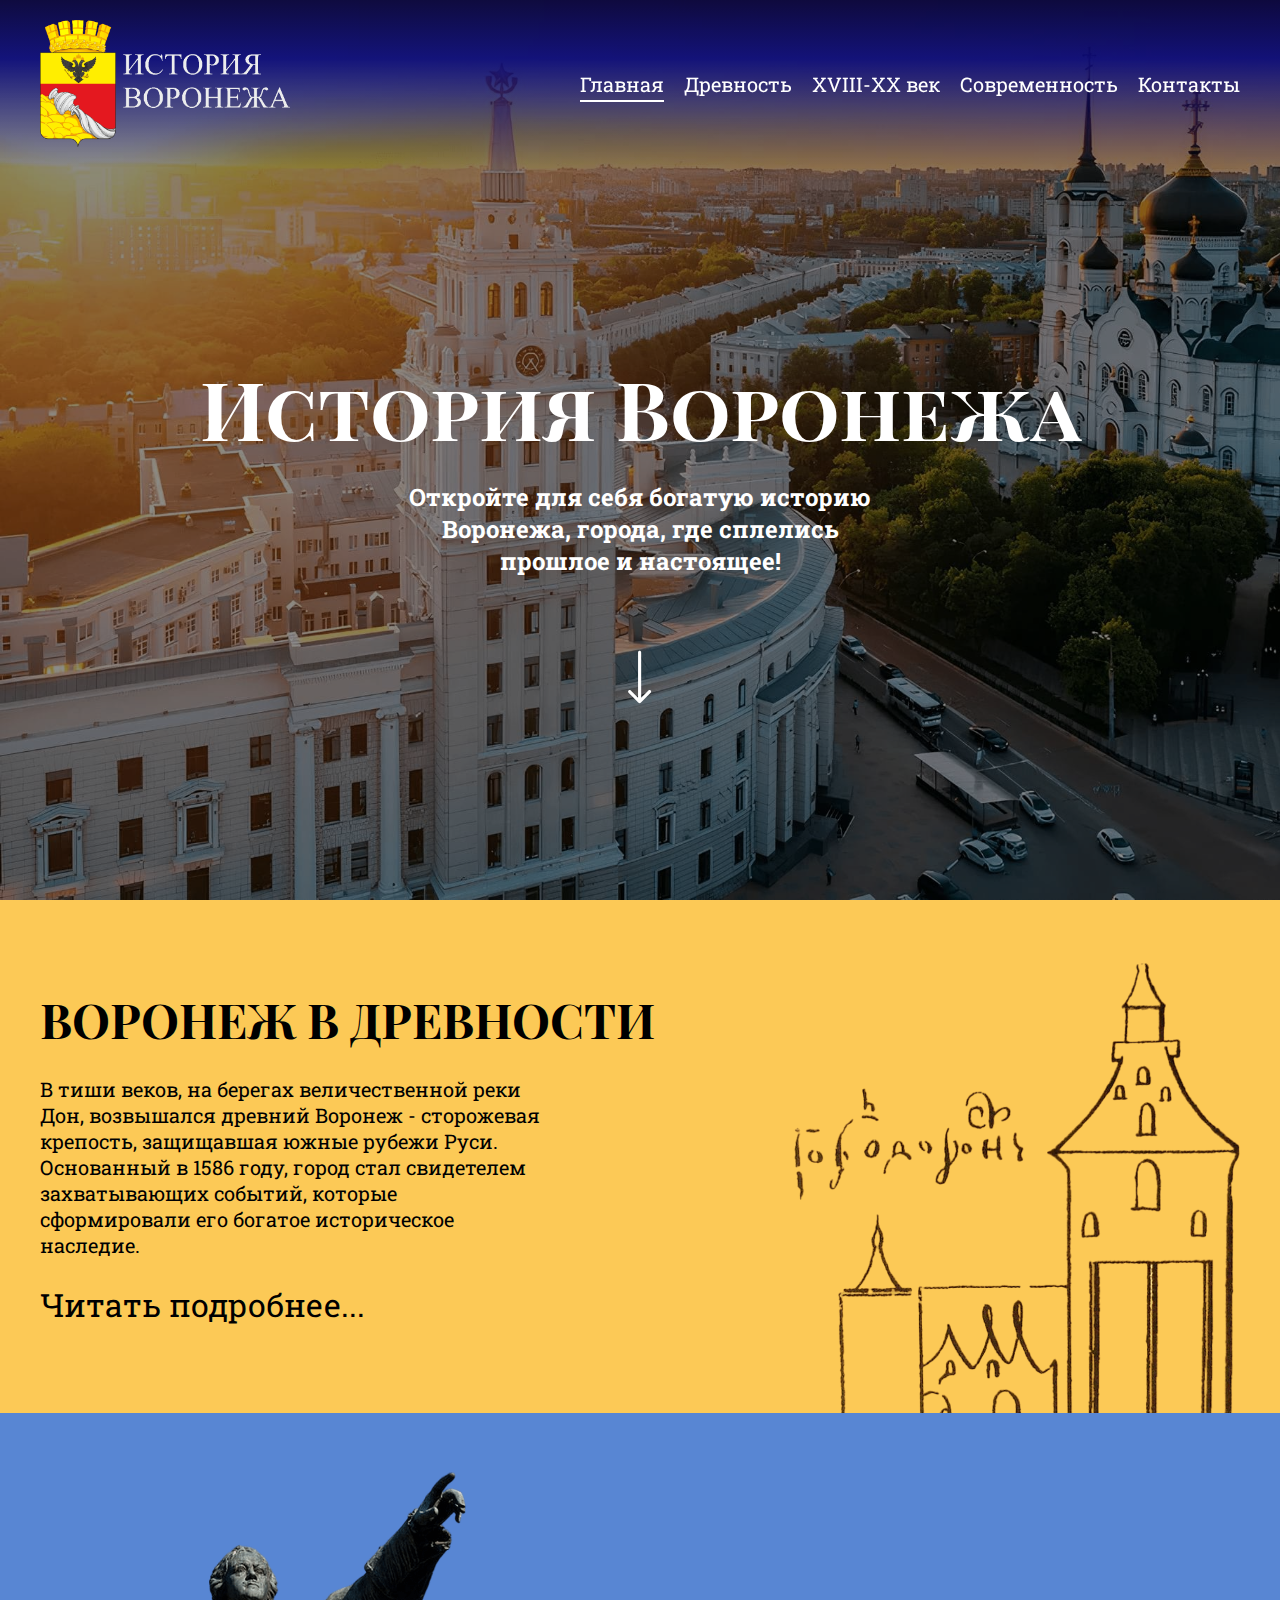
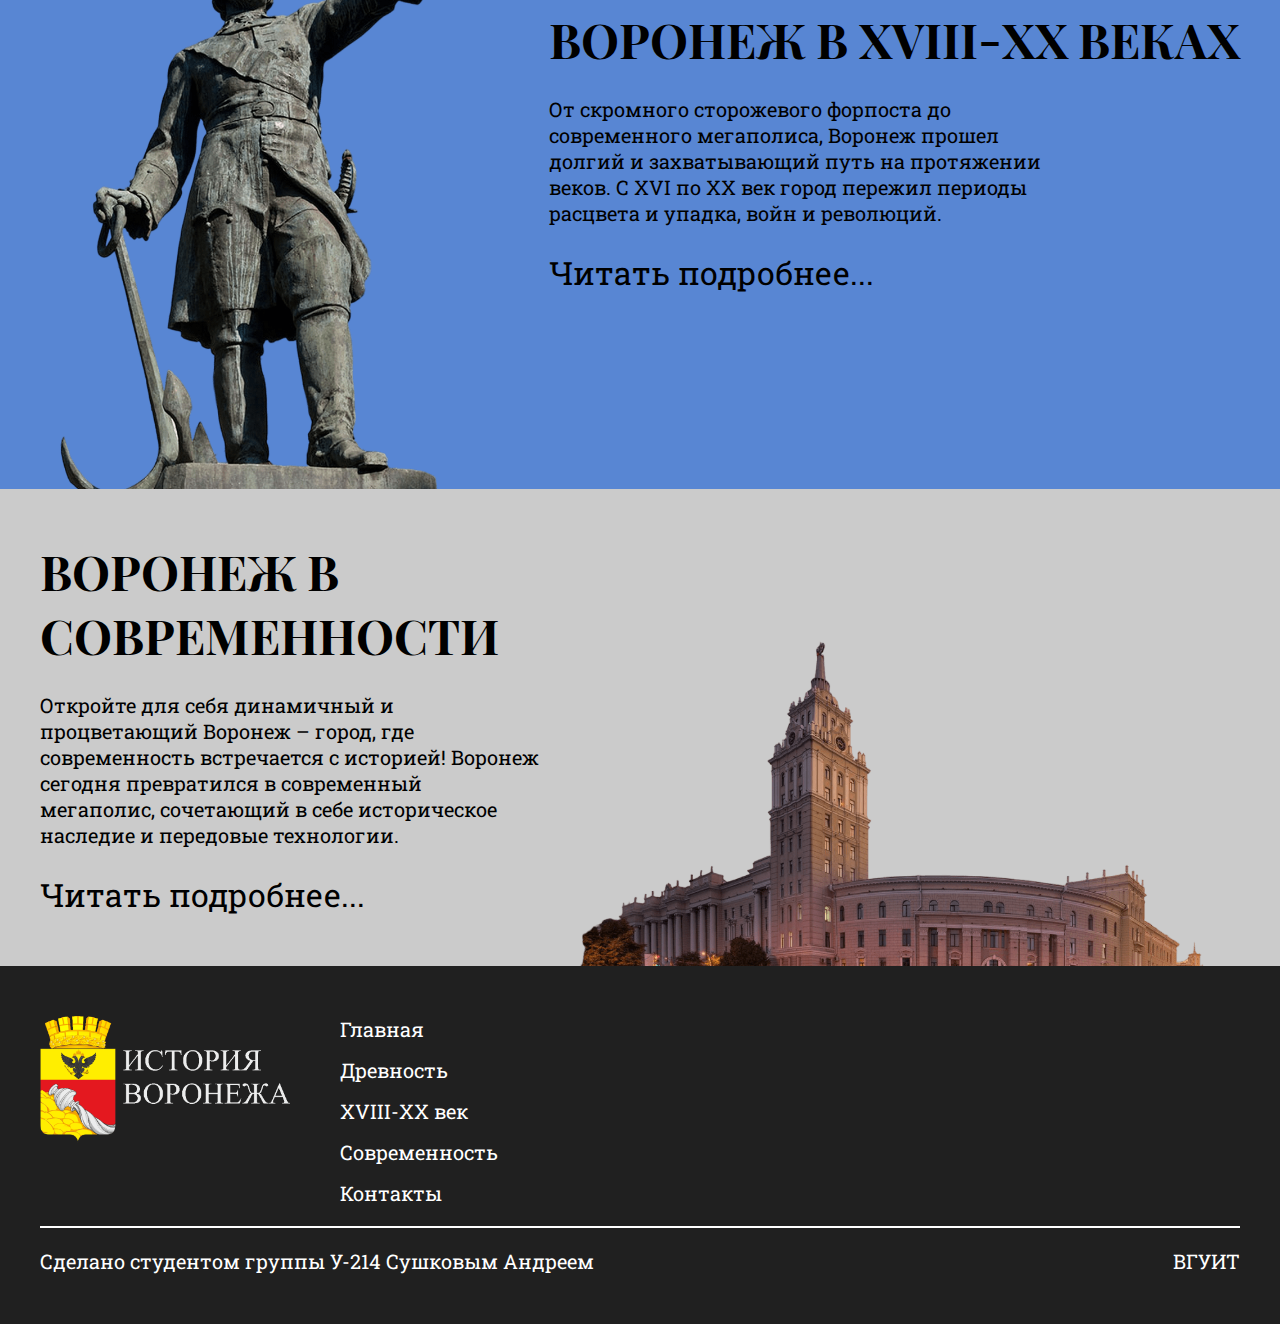
<file: index.html>
<!DOCTYPE html>
<html class=""  lang="ru">
<head>
  <meta charset="UTF-8">
  <meta name="viewport" content="width=device-width, initial-scale=1.0">
  <title>История Воронежа</title>
  <link rel="icon" href="images/favicon/favicon.ico" type="image/x-icon">
  <link rel="icon" href="images/favicon/favicon-16x16.png" sizes="16x16" type="image/png">
  <link rel="icon" href="images/favicon/favicon-32x32.png" sizes="32x32" type="image/png">
  <link rel="apple-touch-icon" href="images/favicon/apple-touch-icon.png" sizes="180x180">
  <link rel="manifest" href="manifest.webmanifest">
  <link rel="stylesheet" href="./css/style.css">
</head>
<body>
  <div class="wrapper">
    <header class="header">
      <div class="container">
        <div class="header__inner">
          <nav class="nav">
            <a class="nav__logo" href="./index.html">
              <img class="nav__logo-img" src="./images/logo.png">
            </a>
            <ul class="nav__list">
              <li class="nav__item">
                <a class="nav__link nav__link--active" href="index.html">Главная</a>
              </li>
              <li class="nav__item">
                <a class="nav__link" href="antique.html">Древность</a>
              </li>
              <li class="nav__item">
                <a class="nav__link" href="centuries.html">XVIII-XX век</a>
              </li>
              <li class="nav__item">
                <a class="nav__link" href="modern.html">Современность</a>
              </li>
              <li class="nav__item">
                <a class="nav__link" href="contacts.html">Контакты</a>
              </li>
            </ul>
            <button class="hamburger" type="button">
              <span></span>
              <span></span>
              <span></span>
              <span></span>
            </button>
          </nav>
        </div>
      </div>
    </header>
    <main class="main">
      <div class="hero">
        <div class="container">
          <h1 class="hero__title">История Воронежа</h1>
          <p class="hero__text">
            Откройте для себя богатую историю Воронежа, города, где сплелись прошлое и настоящее!
          </p>
          <a class="hero__arrow" href="#antique">
            <img class="hero__arrow-img" src="./images/arrow-down.svg" >
          </a>
        </div>
      </div>
      <section class="section antique" id="antique">
        <div class="container">
          <div class="section__inner">
            <div class="antique__content">
              <h2 class="section__title">Воронеж в древности</h2>
              <p class="section__text">
                В тиши веков, на берегах величественной реки Дон, возвышался древний Воронеж - сторожевая крепость, защищавшая южные рубежи Руси. Основанный в 1586 году, город стал свидетелем захватывающих событий, которые сформировали его богатое историческое наследие.
              </p>
              <a class="section__link" href="antique.html">Читать подробнее...</a>
            </div>
            <img class="section__img antique__img" src="./images/castle.png">
          </div>
        </div>
      </section>
      <section class="section centuries">
        <div class="container">
          <div class="section__inner">
            <img class="section__img centuries__img" src="./images/peter-the-great.png">
            <div class="centuries__content">
              <h2 class="section__title">Воронеж в XVIII-XX веках</h2>
              <p class="section__text">
                От скромного сторожевого форпоста до современного мегаполиса, Воронеж прошел долгий и захватывающий путь на протяжении веков. С XVI по XX век город пережил периоды расцвета и упадка, войн и революций.
              </p>
              <a class="section__link" href="centuries.html">Читать подробнее...</a>
            </div>
          </div>
        </div>
      </section>
      <section class="section modern">
        <div class="container">
          <div class="section__inner">
            <div class="modern__content">
              <h2 class="section__title">Воронеж в современности</h2>
              <p class="section__text">
                Откройте для себя динамичный и процветающий Воронеж – город, где современность встречается с историей! Воронеж сегодня превратился в современный мегаполис, сочетающий в себе историческое наследие и передовые технологии.
              </p>
              <a class="section__link" href="modern.html">Читать подробнее...</a>
            </div>
            <img class="section__img modern__img" src="./images/rail.png">
          </div>
        </div>
      </section>
    </main>
    <footer class="footer">
      <div class="container">
        <div class="footer__inner">
          <div class="footer__column">
            <a class="footer__logo" href="./index.html">
              <img class="footer__logo-img" src="./images/logo.png">
            </a>
          </div>
          <div class="footer__column">
            <ul class="footer__list">
              <li class="footer__item">
                <a class="footer__link" href="index.html">Главная</a>
              </li>
              <li class="footer__item">
                <a class="footer__link" href="antique.html">Древность</a>
              </li>
              <li class="footer__item">
                <a class="footer__link" href="centuries.html">XVIII-XX век</a>
              </li>
              <li class="footer__item">
                <a class="footer__link" href="modern.html">Современность</a>
              </li>
              <li class="footer__item">
                <a class="footer__link" href="contacts.html">Контакты</a>
              </li>
            </ul>
          </div>
        </div>
        <div class="footer__bottom">
          <div class="footer__bottom-item">
            Сделано студентом группы У-214 Сушковым Андреем
          </div>
          <div class="footer__bottom-item">
            ВГУИТ
          </div>
        </div>
      </div>
    </footer>
  </div>

  <script src="./js/main.js"></script>
</body>
</html>
</file>
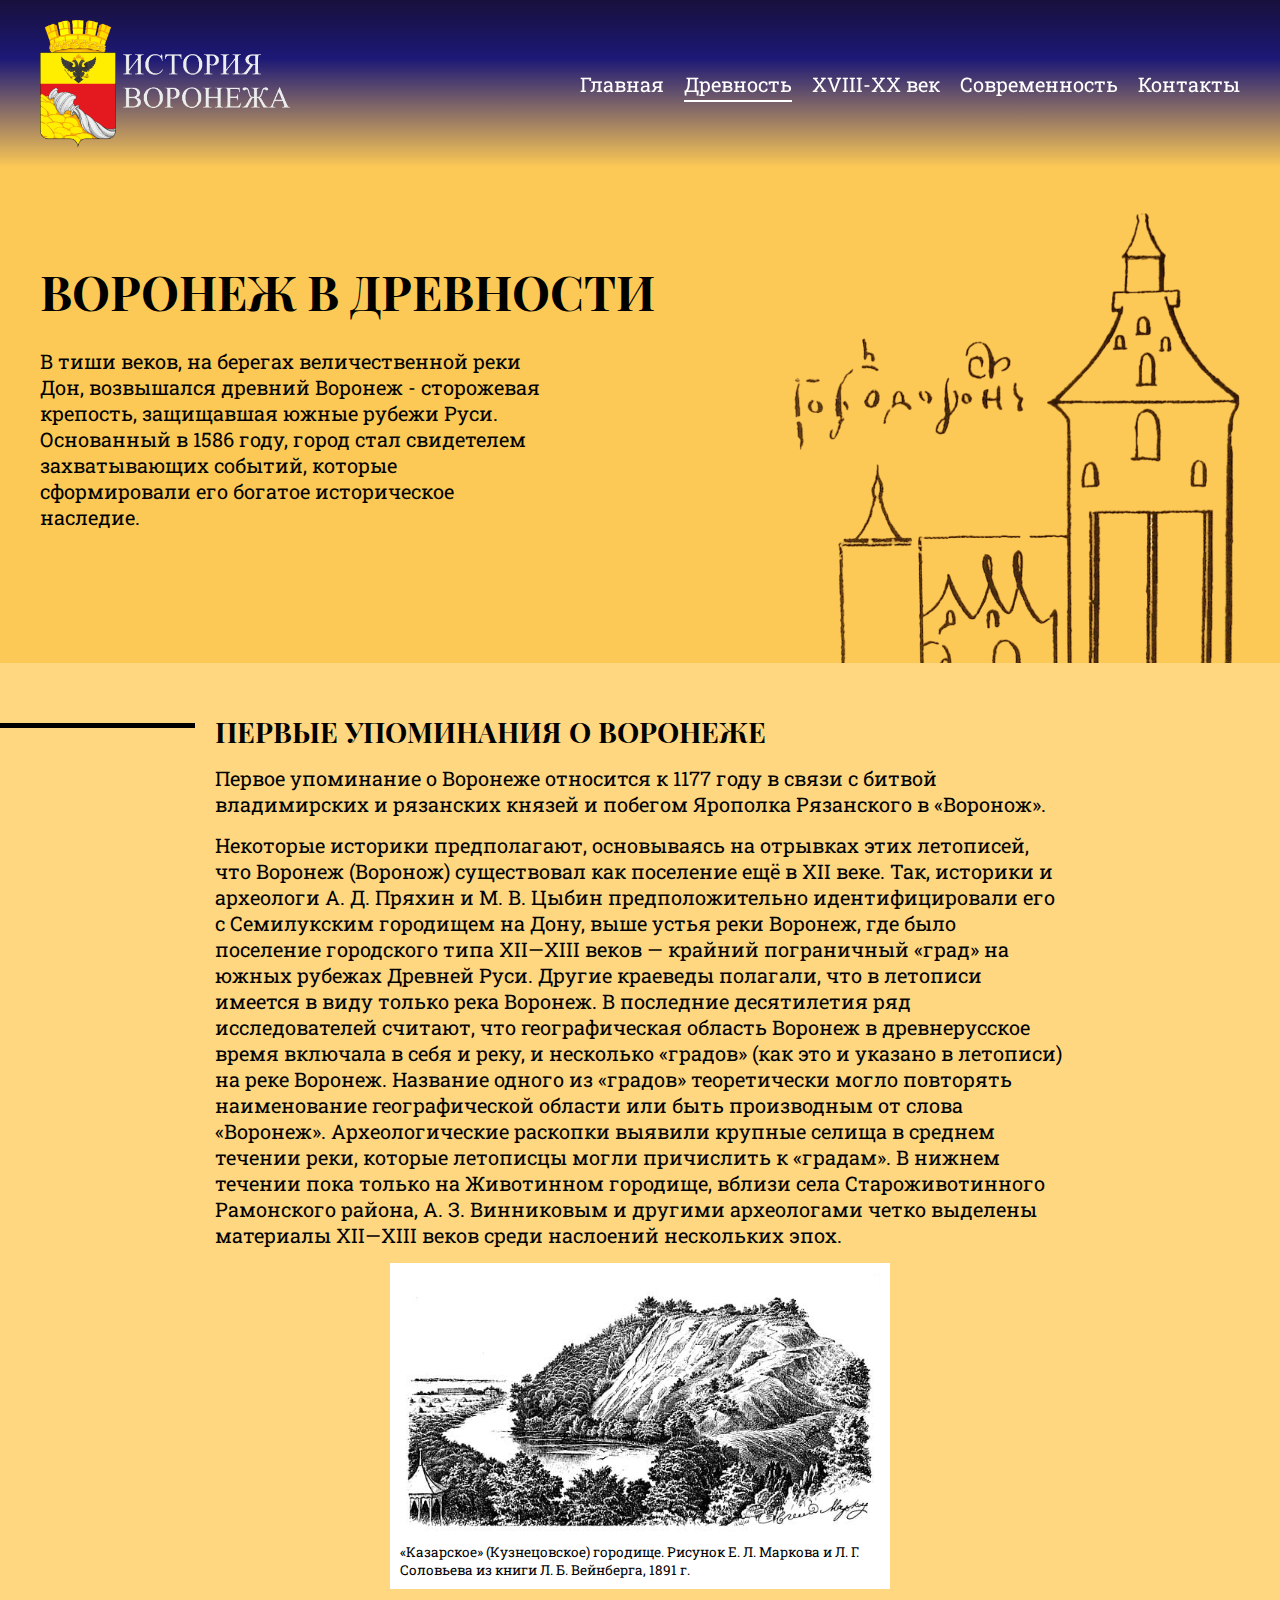
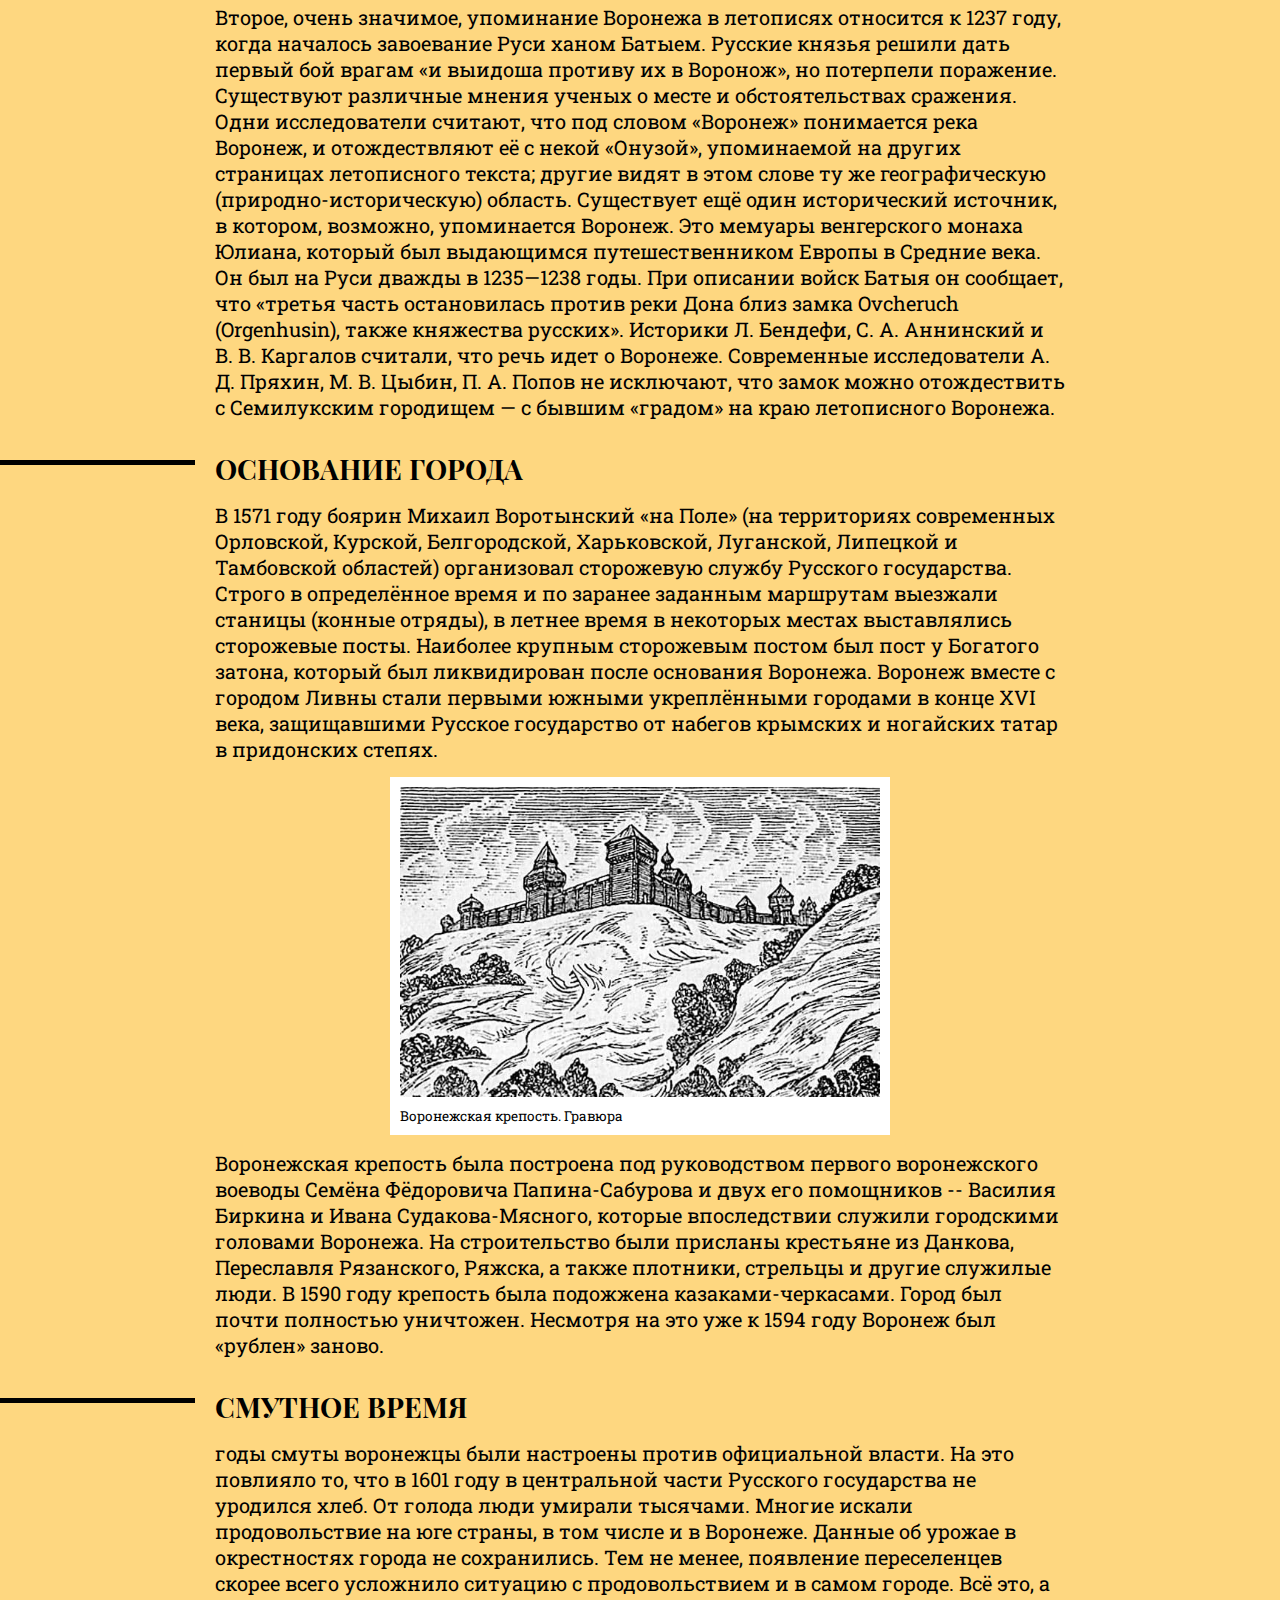
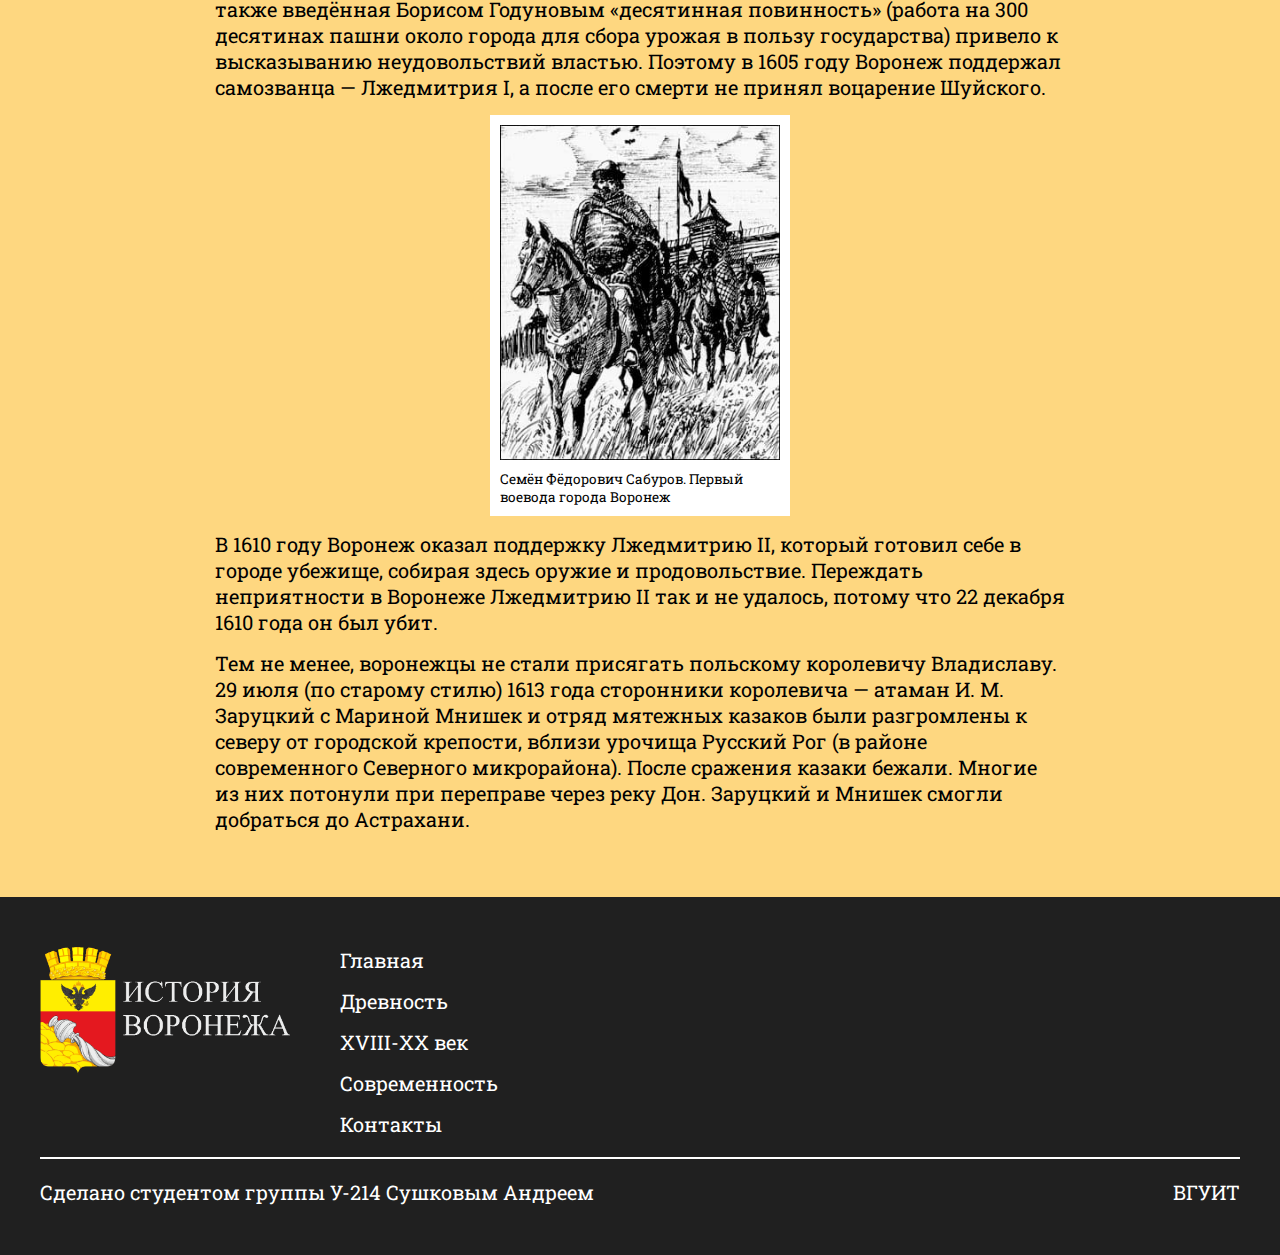
<file: antique.html>
<!DOCTYPE html>
<html lang="ru">
<head>
  <meta charset="UTF-8">
  <meta name="viewport" content="width=device-width, initial-scale=1.0">
  <title>Воронеж в древности</title>
  <link rel="icon" href="images/favicon/favicon.ico" type="image/x-icon">
  <link rel="icon" href="images/favicon/favicon-16x16.png" sizes="16x16" type="image/png">
  <link rel="icon" href="images/favicon/favicon-32x32.png" sizes="32x32" type="image/png">
  <link rel="apple-touch-icon" href="images/favicon/apple-touch-icon.png" sizes="180x180">
  <link rel="manifest" href="manifest.webmanifest">
  <link rel="stylesheet" href="./css/style.css">
</head>
<body>
  <div class="wrapper">
    <header class="header">
      <div class="container">
        <div class="header__inner">
          <nav class="nav">
            <a class="nav__logo" href="./index.html">
              <img class="nav__logo-img" src="./images/logo.png">
            </a>
            <ul class="nav__list">
              <li class="nav__item">
                <a class="nav__link" href="index.html">Главная</a>
              </li>
              <li class="nav__item">
                <a class="nav__link nav__link--active" href="antique.html">Древность</a>
              </li>
              <li class="nav__item">
                <a class="nav__link" href="centuries.html">XVIII-XX век</a>
              </li>
              <li class="nav__item">
                <a class="nav__link" href="modern.html">Современность</a>
              </li>
              <li class="nav__item">
                <a class="nav__link" href="contacts.html">Контакты</a>
              </li>
            </ul>
            <button class="hamburger" type="button">
              <span></span>
              <span></span>
              <span></span>
              <span></span>
            </button>
          </nav>
        </div>
      </div>
    </header>
    <main class="main">
      <div class="antique page__hero">
        <div class="container">
          <div class="page__hero-inner">
            <div class="page__hero-content">
              <h1 class="page__hero-title">Воронеж в древности</h1>
              <p class="page__hero-text">
                В тиши веков, на берегах величественной реки Дон, возвышался древний Воронеж - сторожевая крепость, защищавшая южные рубежи Руси. Основанный в 1586 году, город стал свидетелем захватывающих событий, которые сформировали его богатое историческое наследие.
              </p>
            </div>
            <img class="page__hero-img antique__img" src="./images/castle.png">
          </div>
        </div>
      </div>
      <div class="antique page__content">
        <div class="container-small">
          <h2>Первые упоминания о Воронеже</h2>
          <p>
            Первое упоминание о Воронеже относится к 1177 году в связи с битвой владимирских и рязанских князей и побегом Ярополка Рязанского в «Воронож».
          </p>
          <p>
            Некоторые историки предполагают, основываясь на отрывках этих летописей, что Воронеж (Воронож) существовал как поселение ещё в XII веке. Так, историки и археологи А. Д. Пряхин и М. В. Цыбин предположительно идентифицировали его с Семилукским городищем на Дону, выше устья реки Воронеж, где было поселение городского типа XII—XIII веков — крайний пограничный «град» на южных рубежах Древней Руси. Другие краеведы полагали, что в летописи имеется в виду только река Воронеж. В последние десятилетия ряд исследователей считают, что географическая область Воронеж в древнерусское время включала в себя и реку, и несколько «градов» (как это и указано в летописи) на реке Воронеж. Название одного из «градов» теоретически могло повторять наименование географической области или быть производным от слова «Воронеж». Археологические раскопки выявили крупные селища в среднем течении реки, которые летописцы могли причислить к «градам». В нижнем течении пока только на Животинном городище, вблизи села Староживотинного Рамонского района, А. З. Винниковым и другими археологами четко выделены материалы XII—XIII веков среди наслоений нескольких эпох.
          </p>
          <figure>
            <img src="./images/antique/antique-2.jpg" alt="" width="500">
            <figcaption>
              «Казарское» (Кузнецовское) городище. Рисунок Е. Л. Маркова и Л. Г. Соловьева из книги Л. Б. Вейнберга, 1891 г.
            </figcaption>
          </figure>
          <p>
            Второе, очень значимое, упоминание Воронежа в летописях относится к 1237 году, когда началось завоевание Руси ханом Батыем. Русские князья решили дать первый бой врагам «и выидоша противу их в Воронож», но потерпели поражение. Существуют различные мнения ученых о месте и обстоятельствах сражения. Одни исследователи считают, что под словом «Воронеж» понимается река Воронеж, и отождествляют её с некой «Онузой», упоминаемой на других страницах летописного текста; другие видят в этом слове ту же географическую (природно-историческую) область. Существует ещё один исторический источник, в котором, возможно, упоминается Воронеж. Это мемуары венгерского монаха Юлиана, который был выдающимся путешественником Европы в Средние века. Он был на Руси дважды в 1235—1238 годы. При описании войск Батыя он сообщает, что «третья часть остановилась против реки Дона близ замка Ovcheruch (Orgenhusin), также княжества русских». Историки Л. Бендефи, С. А. Аннинский и В. В. Каргалов считали, что речь идет о Воронеже. Современные исследователи А. Д. Пряхин, М. В. Цыбин, П. А. Попов не исключают, что замок можно отождествить с Семилукским городищем — с бывшим «градом» на краю летописного Воронежа.
          </p>
          <h2>Основание города</h2>
          <p>
            В 1571 году боярин Михаил Воротынский «на Поле» (на территориях современных Орловской, Курской, Белгородской, Харьковской, Луганской, Липецкой и Тамбовской областей) организовал сторожевую службу Русского государства. Строго в определённое время и по заранее заданным маршрутам выезжали станицы (конные отряды), в летнее время в некоторых местах выставлялись сторожевые посты. Наиболее крупным сторожевым постом был пост у Богатого затона, который был ликвидирован после основания Воронежа. Воронеж вместе с городом Ливны стали первыми южными укреплёнными городами в конце XVI века, защищавшими Русское государство от набегов крымских и ногайских татар в придонских степях.
          </p>
          <figure>
            <img src="./images/antique/antique-1.jpg" alt="" width="500">
            <figcaption>
              Воронежская крепость. Гравюра
            </figcaption>
          </figure>
          <p>
            Воронежская крепость была построена под руководством первого воронежского воеводы Семёна Фёдоровича Папина-Сабурова и двух его помощников -- Василия Биркина и Ивана Судакова-Мясного, которые впоследствии служили городскими головами Воронежа. На строительство были присланы крестьяне из Данкова, Переславля Рязанского, Ряжска, а также плотники, стрельцы и другие служилые люди. В 1590 году крепость была подожжена казаками-черкасами. Город был почти полностью уничтожен. Несмотря на это уже к 1594 году Воронеж был «рублен» заново.
          </p>
          <h2>Смутное время</h2>
          <p>
            годы смуты воронежцы были настроены против официальной власти. На это повлияло то, что в 1601 году в центральной части Русского государства не уродился хлеб. От голода люди умирали тысячами. Многие искали продовольствие на юге страны, в том числе и в Воронеже. Данные об урожае в окрестностях города не сохранились. Тем не менее, появление переселенцев скорее всего усложнило ситуацию с продовольствием и в самом городе. Всё это, а также введённая Борисом Годуновым «десятинная повинность» (работа на 300 десятинах пашни около города для сбора урожая в пользу государства) привело к высказыванию неудовольствий властью. Поэтому в 1605 году Воронеж поддержал самозванца — Лжедмитрия I, а после его смерти не принял воцарение Шуйского.
          </p>
          <figure>
            <img src="./images/antique/antique-3.jpg" alt="" width="300">
            <figcaption>
              Семён Фёдорович Сабуров. Первый воевода города Воронеж
            </figcaption>
          </figure>
          <p>
            В 1610 году Воронеж оказал поддержку Лжедмитрию II, который готовил себе в городе убежище, собирая здесь оружие и продовольствие. Переждать неприятности в Воронеже Лжедмитрию II так и не удалось, потому что 22 декабря 1610 года он был убит.
          </p>
          <p>
            Тем не менее, воронежцы не стали присягать польскому королевичу Владиславу. 29 июля (по старому стилю) 1613 года сторонники королевича — атаман И. М. Заруцкий с Мариной Мнишек и отряд мятежных казаков были разгромлены к северу от городской крепости, вблизи урочища Русский Рог (в районе современного Северного микрорайона). После сражения казаки бежали. Многие из них потонули при переправе через реку Дон. Заруцкий и Мнишек смогли добраться до Астрахани.
          </p>
        </div>
      </div>
    </main>
    <footer class="footer">
      <div class="container">
        <div class="footer__inner">
          <div class="footer__column">
            <a class="footer__logo" href="./index.html">
              <img class="footer__logo-img" src="./images/logo.png">
            </a>
          </div>
          <div class="footer__column">
            <ul class="footer__list">
              <li class="footer__item">
                <a class="footer__link" href="index.html">Главная</a>
              </li>
              <li class="footer__item">
                <a class="footer__link" href="antique.html">Древность</a>
              </li>
              <li class="footer__item">
                <a class="footer__link" href="centuries.html">XVIII-XX век</a>
              </li>
              <li class="footer__item">
                <a class="footer__link" href="modern.html">Современность</a>
              </li>
              <li class="footer__item">
                <a class="footer__link" href="contacts.html">Контакты</a>
              </li>
            </ul>
          </div>
        </div>
        <div class="footer__bottom">
          <div class="footer__bottom-item">
            Сделано студентом группы У-214 Сушковым Андреем
          </div>
          <div class="footer__bottom-item">
            ВГУИТ
          </div>
        </div>
      </div>
    </footer>
  </div>

  <script src="./js/main.js"></script>
</body>
</html>
</file>
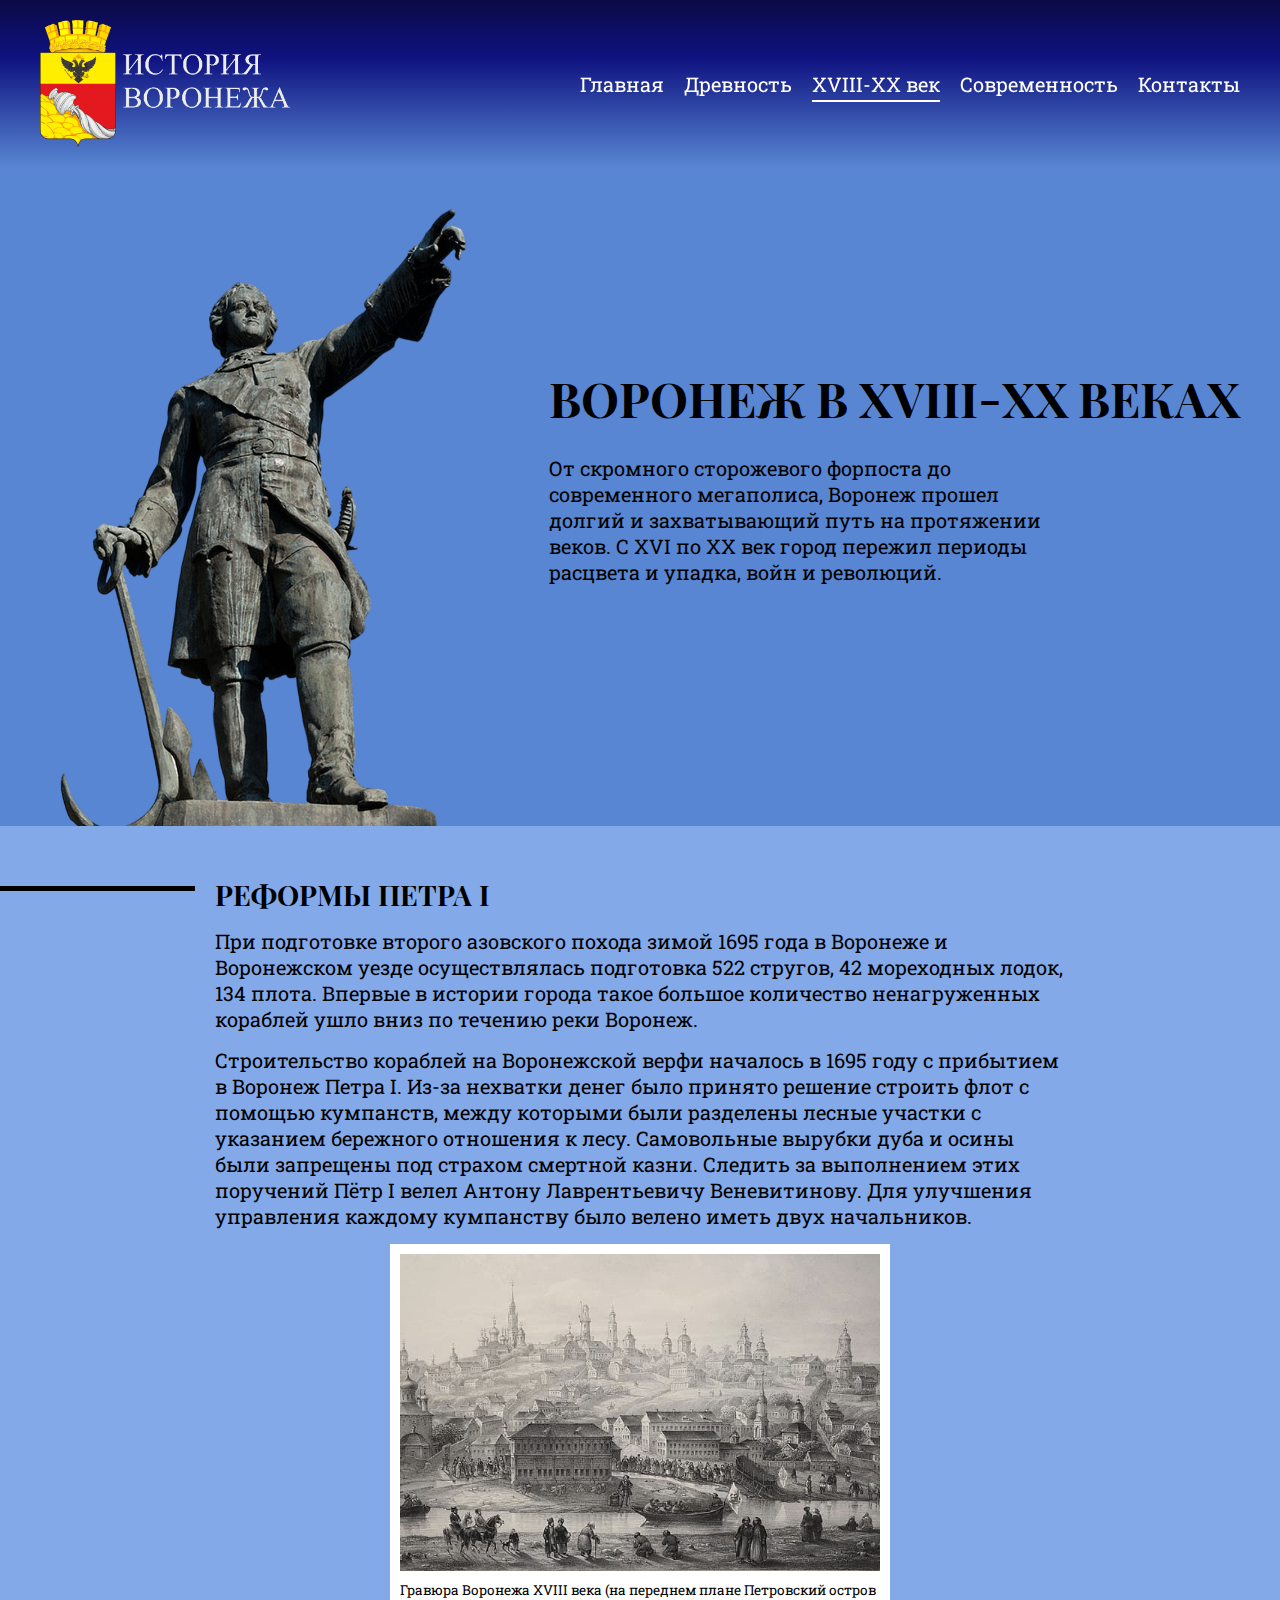
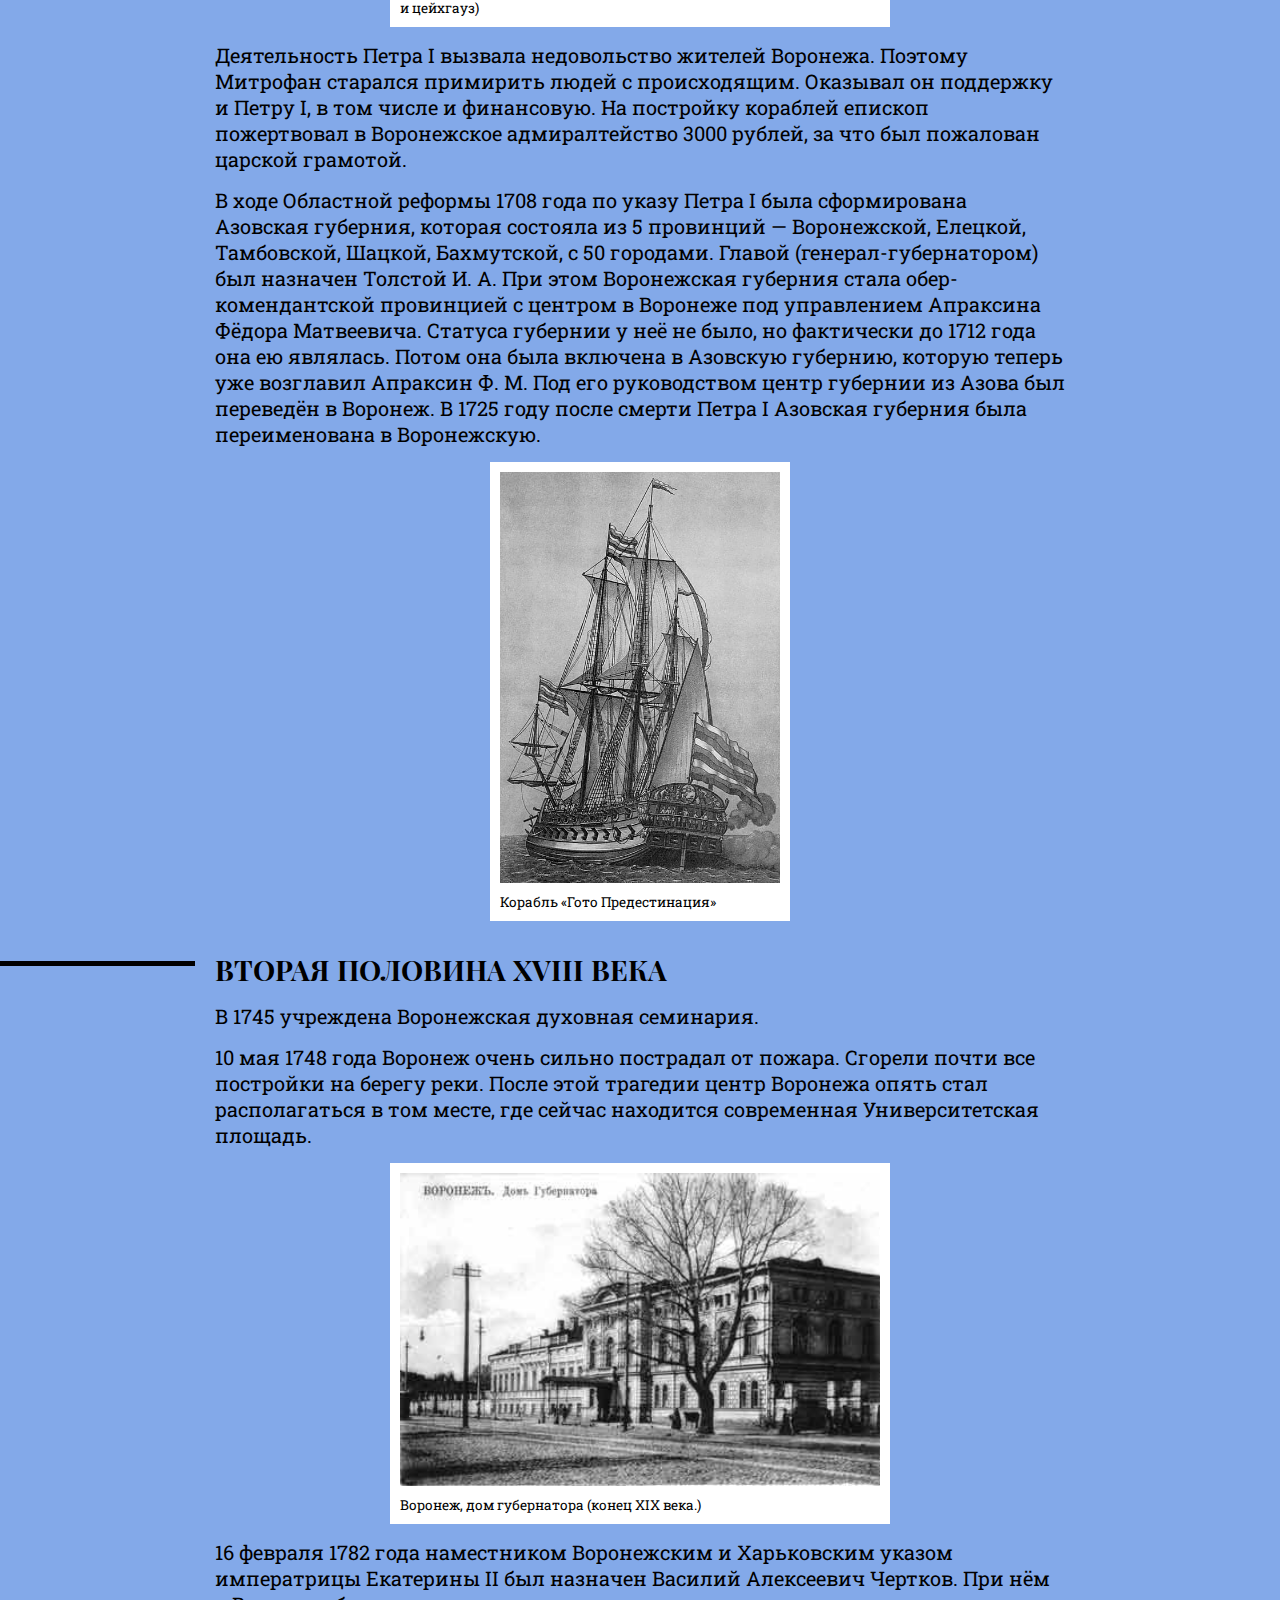
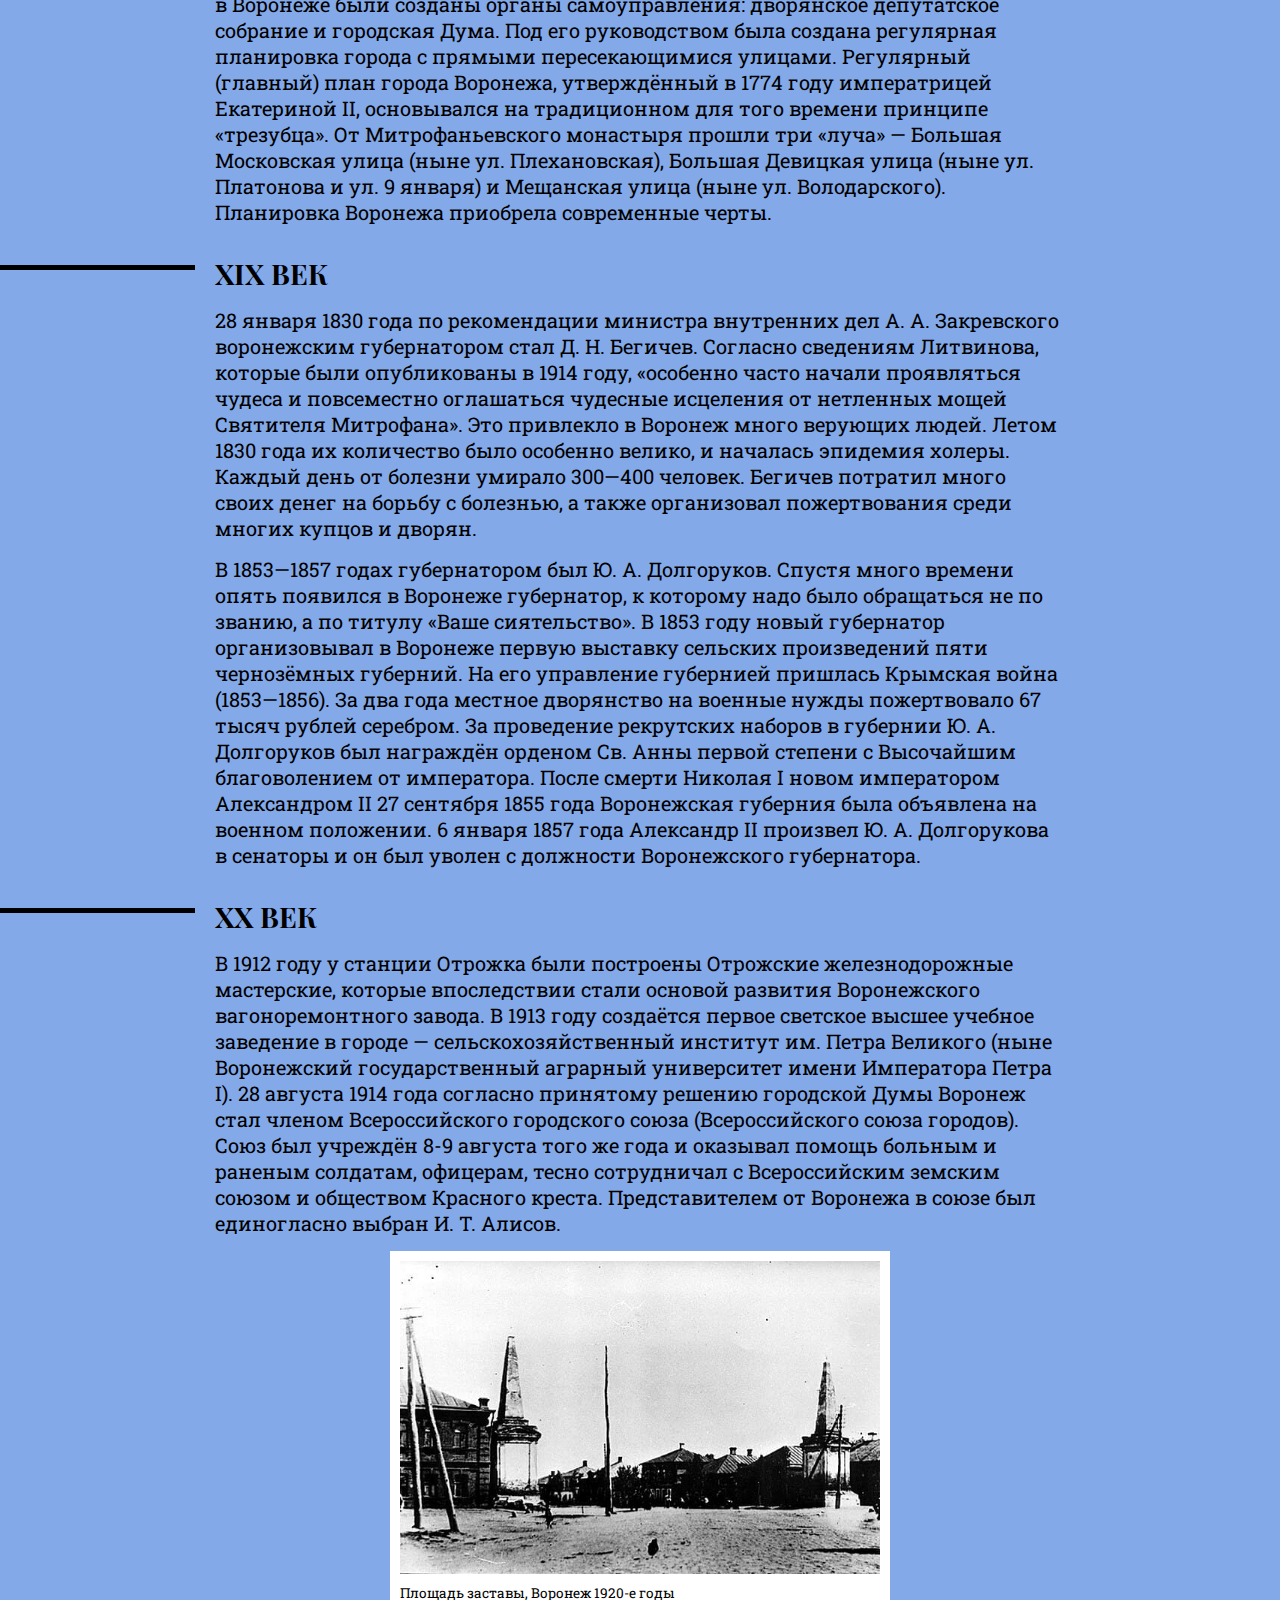
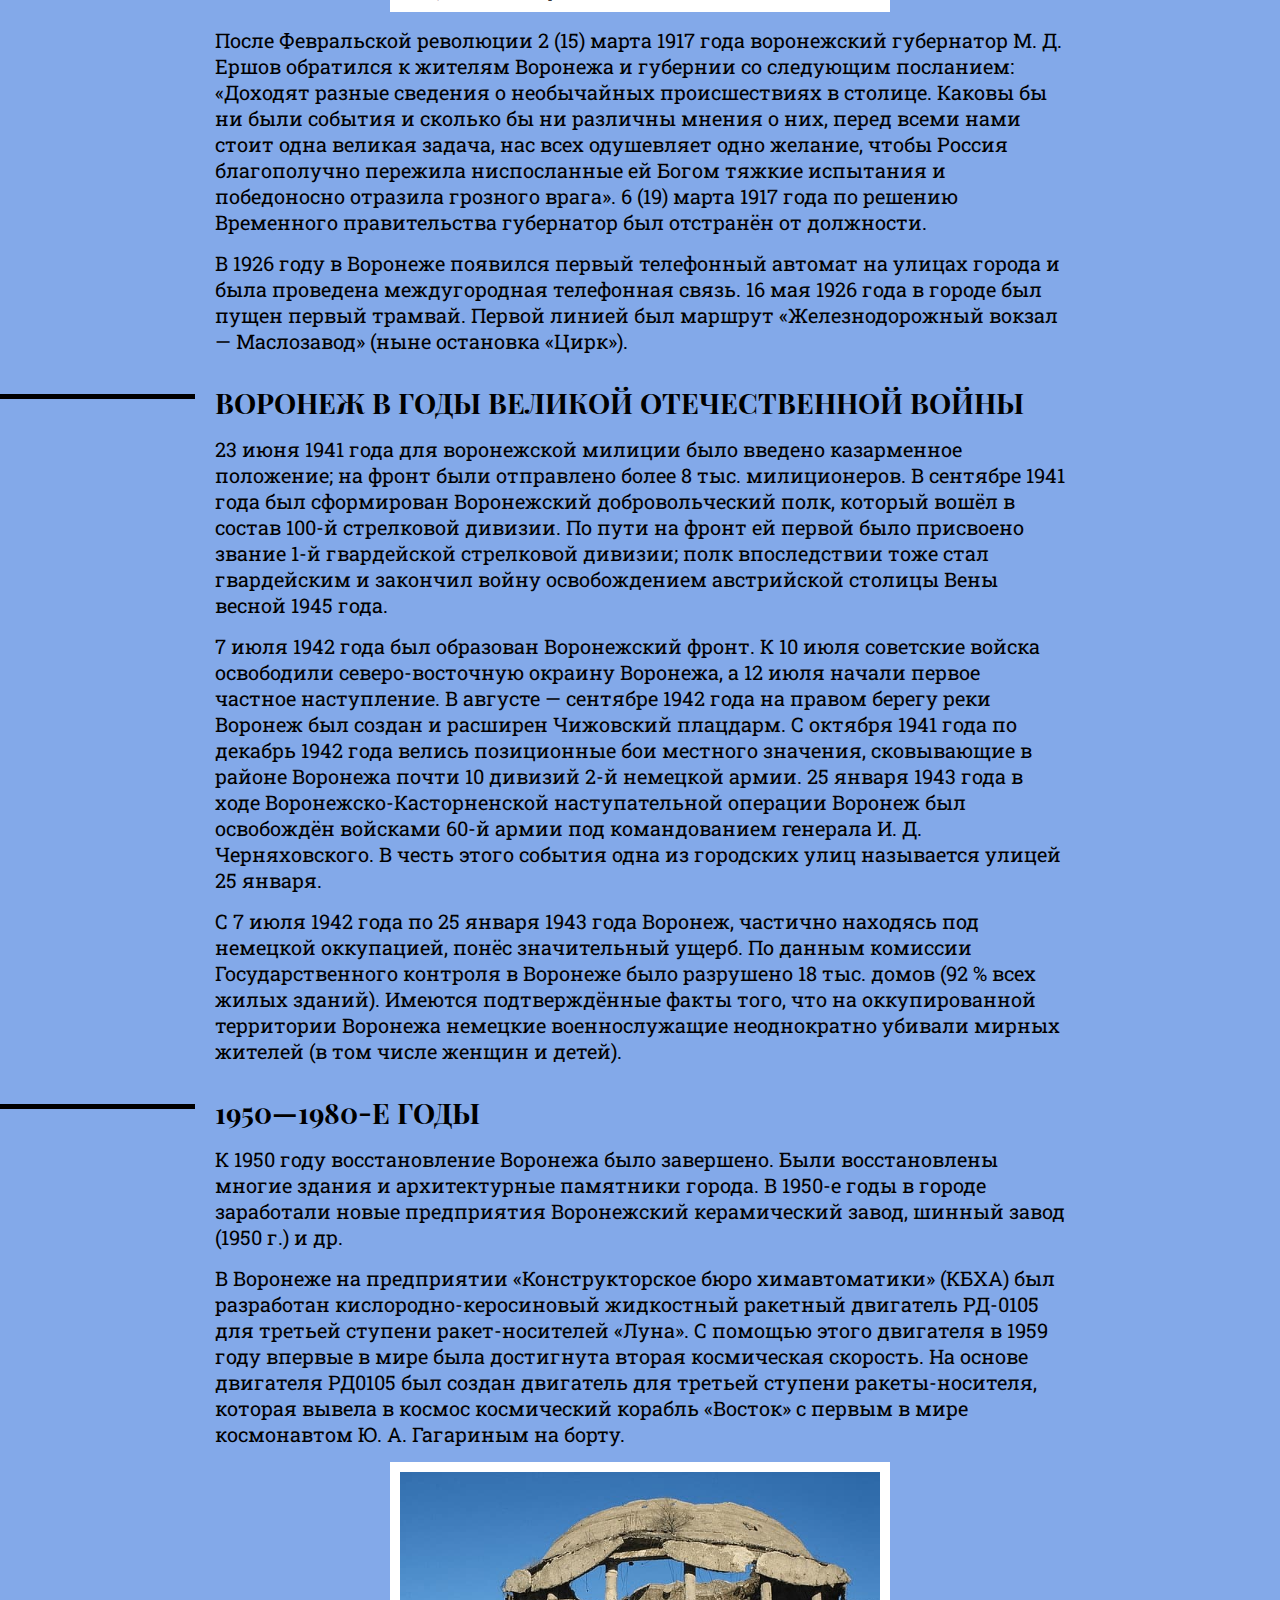
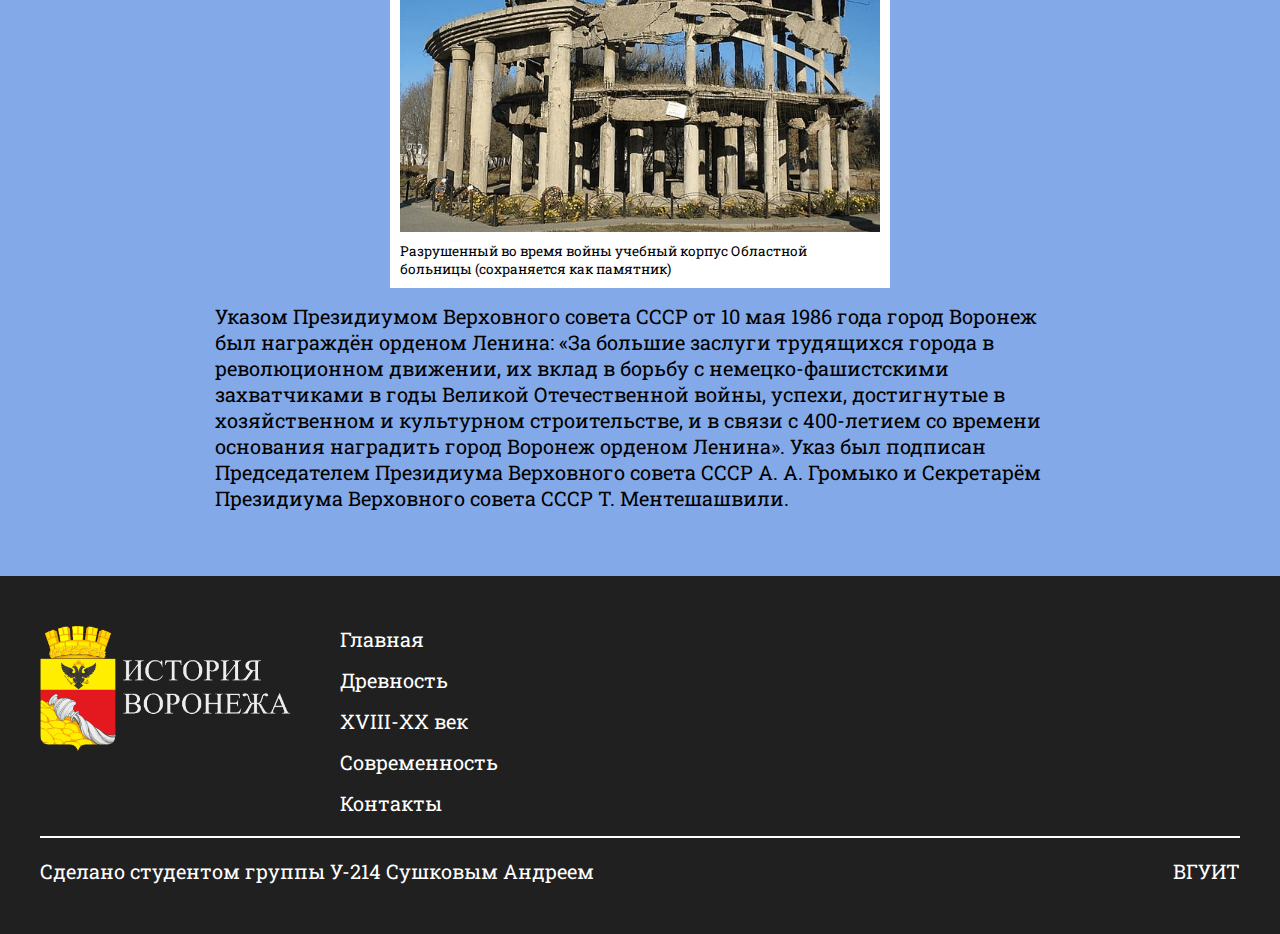
<file: centuries.html>
<!DOCTYPE html>
<html lang="ru">
<head>
  <meta charset="UTF-8">
  <meta name="viewport" content="width=device-width, initial-scale=1.0">
  <title>Воронеж в XVIII-XX веках</title>
  <link rel="icon" href="images/favicon/favicon.ico" type="image/x-icon">
  <link rel="icon" href="images/favicon/favicon-16x16.png" sizes="16x16" type="image/png">
  <link rel="icon" href="images/favicon/favicon-32x32.png" sizes="32x32" type="image/png">
  <link rel="apple-touch-icon" href="images/favicon/apple-touch-icon.png" sizes="180x180">
  <link rel="manifest" href="manifest.webmanifest">
  <link rel="stylesheet" href="./css/style.css">
</head>
<body>
  <div class="wrapper">
    <header class="header">
      <div class="container">
        <div class="header__inner">
          <nav class="nav">
            <a class="nav__logo" href="./index.html">
              <img class="nav__logo-img" src="./images/logo.png">
            </a>
            <ul class="nav__list">
              <li class="nav__item">
                <a class="nav__link" href="index.html">Главная</a>
              </li>
              <li class="nav__item">
                <a class="nav__link" href="antique.html">Древность</a>
              </li>
              <li class="nav__item">
                <a class="nav__link nav__link--active" href="centuries.html">XVIII-XX век</a>
              </li>
              <li class="nav__item">
                <a class="nav__link" href="modern.html">Современность</a>
              </li>
              <li class="nav__item">
                <a class="nav__link" href="contacts.html">Контакты</a>
              </li>
            </ul>
            <button class="hamburger" type="button">
              <span></span>
              <span></span>
              <span></span>
              <span></span>
            </button>
          </nav>
        </div>
      </div>
    </header>
    <main class="main">
      <div class="centuries page__hero">
        <div class="container">
          <div class="page__hero-inner">
            <img class="page__hero-img centuries__img" src="./images/peter-the-great.png">
            <div class="page__hero-content">
              <h1 class="page__hero-title">Воронеж в XVIII-XX веках</h1>
              <p class="page__hero-text">
                От скромного сторожевого форпоста до современного мегаполиса, Воронеж прошел долгий и захватывающий путь на протяжении веков. С XVI по XX век город пережил периоды расцвета и упадка, войн и революций.
              </p>
            </div>
          </div>
        </div>
      </div>
      <div class="centuries page__content">
        <div class="container-small">
          <h2>Реформы Петра I</h2>
          <p>
            При подготовке второго азовского похода зимой 1695 года в Воронеже и Воронежском уезде осуществлялась подготовка 522 стругов, 42 мореходных лодок, 134 плота. Впервые в истории города такое большое количество ненагруженных кораблей ушло вниз по течению реки Воронеж.
          </p>
          <p>
            Строительство кораблей на Воронежской верфи началось в 1695 году с прибытием в Воронеж Петра I. Из-за нехватки денег было принято решение строить флот с помощью кумпанств, между которыми были разделены лесные участки с указанием бережного отношения к лесу. Самовольные вырубки дуба и осины были запрещены под страхом смертной казни. Следить за выполнением этих поручений Пётр I велел Антону Лаврентьевичу Веневитинову. Для улучшения управления каждому кумпанству было велено иметь двух начальников.
          </p>
          <figure>
            <img src="./images/centuries/centuries-1.jpg" alt="" width="500">
            <figcaption>
              Гравюра Воронежа XVIII века (на переднем плане Петровский остров и цейхгауз)
            </figcaption>
          </figure>
          <p>
            Деятельность Петра I вызвала недовольство жителей Воронежа. Поэтому Митрофан старался примирить людей с происходящим. Оказывал он поддержку и Петру I, в том числе и финансовую. На постройку кораблей епископ пожертвовал в Воронежское адмиралтейство 3000 рублей, за что был пожалован царской грамотой.
          </p>
          <p>
            В ходе Областной реформы 1708 года по указу Петра I была сформирована Азовская губерния, которая состояла из 5 провинций — Воронежской, Елецкой, Тамбовской, Шацкой, Бахмутской, с 50 городами. Главой (генерал-губернатором) был назначен Толстой И. А. При этом Воронежская губерния стала обер-комендантской провинцией с центром в Воронеже под управлением Апраксина Фёдора Матвеевича. Статуса губернии у неё не было, но фактически до 1712 года она ею являлась. Потом она была включена в Азовскую губернию, которую теперь уже возглавил Апраксин Ф. М. Под его руководством центр губернии из Азова был переведён в Воронеж. В 1725 году после смерти Петра I Азовская губерния была переименована в Воронежскую.
          </p>
          <figure>
            <img src="./images/centuries/centuries-2.jpg" alt="" width="300">
            <figcaption>
              Корабль «Гото Предестинация»
            </figcaption>
          </figure>
          <h2>Вторая половина XVIII века</h2>
          <p>
            В 1745 учреждена Воронежская духовная семинария.
          </p>
          <p>
            10 мая 1748 года Воронеж очень сильно пострадал от пожара. Сгорели почти все постройки на берегу реки. После этой трагедии центр Воронежа опять стал располагаться в том месте, где сейчас находится современная Университетская площадь.
          </p>
          <figure>
            <img src="./images/centuries/centuries-5.jpg" alt="" width="500">
            <figcaption>
              Воронеж, дом губернатора (конец XIX века.)
            </figcaption>
          </figure>
          <p>
            16 февраля 1782 года наместником Воронежским и Харьковским указом императрицы Екатерины II был назначен Василий Алексеевич Чертков. При нём в Воронеже были созданы органы самоуправления: дворянское депутатское собрание и городская Дума. Под его руководством была создана регулярная планировка города с прямыми пересекающимися улицами. Регулярный (главный) план города Воронежа, утверждённый в 1774 году императрицей Екатериной II, основывался на традиционном для того времени принципе «трезубца». От Митрофаньевского монастыря прошли три «луча» — Большая Московская улица (ныне ул. Плехановская), Большая Девицкая улица (ныне ул. Платонова и ул. 9 января) и Мещанская улица (ныне ул. Володарского). Планировка Воронежа приобрела современные черты.
          </p>
          <h2>XIX век</h2>
          <p>
            28 января 1830 года по рекомендации министра внутренних дел А. А. Закревского воронежским губернатором стал Д. Н. Бегичев. Согласно сведениям Литвинова, которые были опубликованы в 1914 году, «особенно часто начали проявляться чудеса и повсеместно оглашаться чудесные исцеления от нетленных мощей Святителя Митрофана». Это привлекло в Воронеж много верующих людей. Летом 1830 года их количество было особенно велико, и началась эпидемия холеры. Каждый день от болезни умирало 300—400 человек. Бегичев потратил много своих денег на борьбу с болезнью, а также организовал пожертвования среди многих купцов и дворян.
          </p>
          <p>
            В 1853—1857 годах губернатором был Ю. А. Долгоруков. Спустя много времени опять появился в Воронеже губернатор, к которому надо было обращаться не по званию, а по титулу «Ваше сиятельство». В 1853 году новый губернатор организовывал в Воронеже первую выставку сельских произведений пяти чернозёмных губерний. На его управление губернией пришлась Крымская война (1853—1856). За два года местное дворянство на военные нужды пожертвовало 67 тысяч рублей серебром. За проведение рекрутских наборов в губернии Ю. А. Долгоруков был награждён орденом Св. Анны первой степени с Высочайшим благоволением от императора. После смерти Николая I новом императором Александром II 27 сентября 1855 года Воронежская губерния была объявлена на военном положении. 6 января 1857 года Александр II произвел Ю. А. Долгорукова в сенаторы и он был уволен с должности Воронежского губернатора.
          </p>
          <h2>XX век</h2>
          <p>
            В 1912 году у станции Отрожка были построены Отрожские железнодорожные мастерские, которые впоследствии стали основой развития Воронежского вагоноремонтного завода. В 1913 году создаётся первое светское высшее учебное заведение в городе — сельскохозяйственный институт им. Петра Великого (ныне Воронежский государственный аграрный университет имени Императора Петра I). 28 августа 1914 года согласно принятому решению городской Думы Воронеж стал членом Всероссийского городского союза (Всероссийского союза городов). Союз был учреждён 8-9 августа того же года и оказывал помощь больным и раненым солдатам, офицерам, тесно сотрудничал с Всероссийским земским союзом и обществом Красного креста. Представителем от Воронежа в союзе был единогласно выбран И. Т. Алисов.
          </p>
          <figure>
            <img src="./images/centuries/centuries-3.jpg" alt="" width="500">
            <figcaption>
              Площадь заставы, Воронеж 1920-е годы
            </figcaption>
          </figure>
          <p>
            После Февральской революции 2 (15) марта 1917 года воронежский губернатор М. Д. Ершов обратился к жителям Воронежа и губернии со следующим посланием: «Доходят разные сведения о необычайных происшествиях в столице. Каковы бы ни были события и сколько бы ни различны мнения о них, перед всеми нами стоит одна великая задача, нас всех одушевляет одно желание, чтобы Россия благополучно пережила ниспосланные ей Богом тяжкие испытания и победоносно отразила грозного врага». 6 (19) марта 1917 года по решению Временного правительства губернатор был отстранён от должности.
          </p>
          <p>
            В 1926 году в Воронеже появился первый телефонный автомат на улицах города и была проведена междугородная телефонная связь. 16 мая 1926 года в городе был пущен первый трамвай. Первой линией был маршрут «Железнодорожный вокзал — Маслозавод» (ныне остановка «Цирк»).
          </p>
          <h2>Воронеж в годы Великой Отечественной войны</h2>
          <p>
            23 июня 1941 года для воронежской милиции было введено казарменное положение; на фронт были отправлено более 8 тыс. милиционеров. В сентябре 1941 года был сформирован Воронежский добровольческий полк, который вошёл в состав 100-й стрелковой дивизии. По пути на фронт ей первой было присвоено звание 1-й гвардейской стрелковой дивизии; полк впоследствии тоже стал гвардейским и закончил войну освобождением австрийской столицы Вены весной 1945 года.
          </p>
          <p>
            7 июля 1942 года был образован Воронежский фронт. К 10 июля советские войска освободили северо-восточную окраину Воронежа, а 12 июля начали первое частное наступление. В августе — сентябре 1942 года на правом берегу реки Воронеж был создан и расширен Чижовский плацдарм. С октября 1941 года по декабрь 1942 года велись позиционные бои местного значения, сковывающие в районе Воронежа почти 10 дивизий 2-й немецкой армии. 25 января 1943 года в ходе Воронежско-Касторненской наступательной операции Воронеж был освобождён войсками 60-й армии под командованием генерала И. Д. Черняховского. В честь этого события одна из городских улиц называется улицей 25 января.
          </p>
          <p>
            С 7 июля 1942 года по 25 января 1943 года Воронеж, частично находясь под немецкой оккупацией, понёс значительный ущерб. По данным комиссии Государственного контроля в Воронеже было разрушено 18 тыс. домов (92 % всех жилых зданий). Имеются подтверждённые факты того, что на оккупированной территории Воронежа немецкие военнослужащие неоднократно убивали мирных жителей (в том числе женщин и детей).
          </p>
          <h2>1950—1980-е годы</h2>
          <p>
            К 1950 году восстановление Воронежа было завершено. Были восстановлены многие здания и архитектурные памятники города. В 1950-е годы в городе заработали новые предприятия Воронежский керамический завод, шинный завод (1950 г.) и др.
          </p>
          <p>
            В Воронеже на предприятии «Конструкторское бюро химавтоматики» (КБХА) был разработан кислородно-керосиновый жидкостный ракетный двигатель РД-0105 для третьей ступени ракет-носителей «Луна». С помощью этого двигателя в 1959 году впервые в мире была достигнута вторая космическая скорость. На основе двигателя РД0105 был создан двигатель для третьей ступени ракеты-носителя, которая вывела в космос космический корабль «Восток» с первым в мире космонавтом Ю. А. Гагариным на борту.
          </p>
          <figure>
            <img src="./images/centuries/centuries-4.jpg" alt="" width="500">
            <figcaption>
              Разрушенный во время войны учебный корпус Областной больницы (сохраняется как памятник)
            </figcaption>
          </figure>
          <p>
            Указом Президиумом Верховного совета СССР от 10 мая 1986 года город Воронеж был награждён орденом Ленина: «За большие заслуги трудящихся города в революционном движении, их вклад в борьбу с немецко-фашистскими захватчиками в годы Великой Отечественной войны, успехи, достигнутые в хозяйственном и культурном строительстве, и в связи с 400-летием со времени основания наградить город Воронеж орденом Ленина». Указ был подписан Председателем Президиума Верховного совета СССР А. А. Громыко и Секретарём Президиума Верховного совета СССР Т. Ментешашвили.
          </p>
        </div>
      </div>
    </main>
    <footer class="footer">
      <div class="container">
        <div class="footer__inner">
          <div class="footer__column">
            <a class="footer__logo" href="./index.html">
              <img class="footer__logo-img" src="./images/logo.png">
            </a>
          </div>
          <div class="footer__column">
            <ul class="footer__list">
              <li class="footer__item">
                <a class="footer__link" href="index.html">Главная</a>
              </li>
              <li class="footer__item">
                <a class="footer__link" href="antique.html">Древность</a>
              </li>
              <li class="footer__item">
                <a class="footer__link" href="centuries.html">XVIII-XX век</a>
              </li>
              <li class="footer__item">
                <a class="footer__link" href="modern.html">Современность</a>
              </li>
              <li class="footer__item">
                <a class="footer__link" href="contacts.html">Контакты</a>
              </li>
            </ul>
          </div>
        </div>
        <div class="footer__bottom">
          <div class="footer__bottom-item">
            Сделано студентом группы У-214 Сушковым Андреем
          </div>
          <div class="footer__bottom-item">
            ВГУИТ
          </div>
        </div>
      </div>
    </footer>
  </div>

  <script src="./js/main.js"></script>
</body>
</html>
</file>
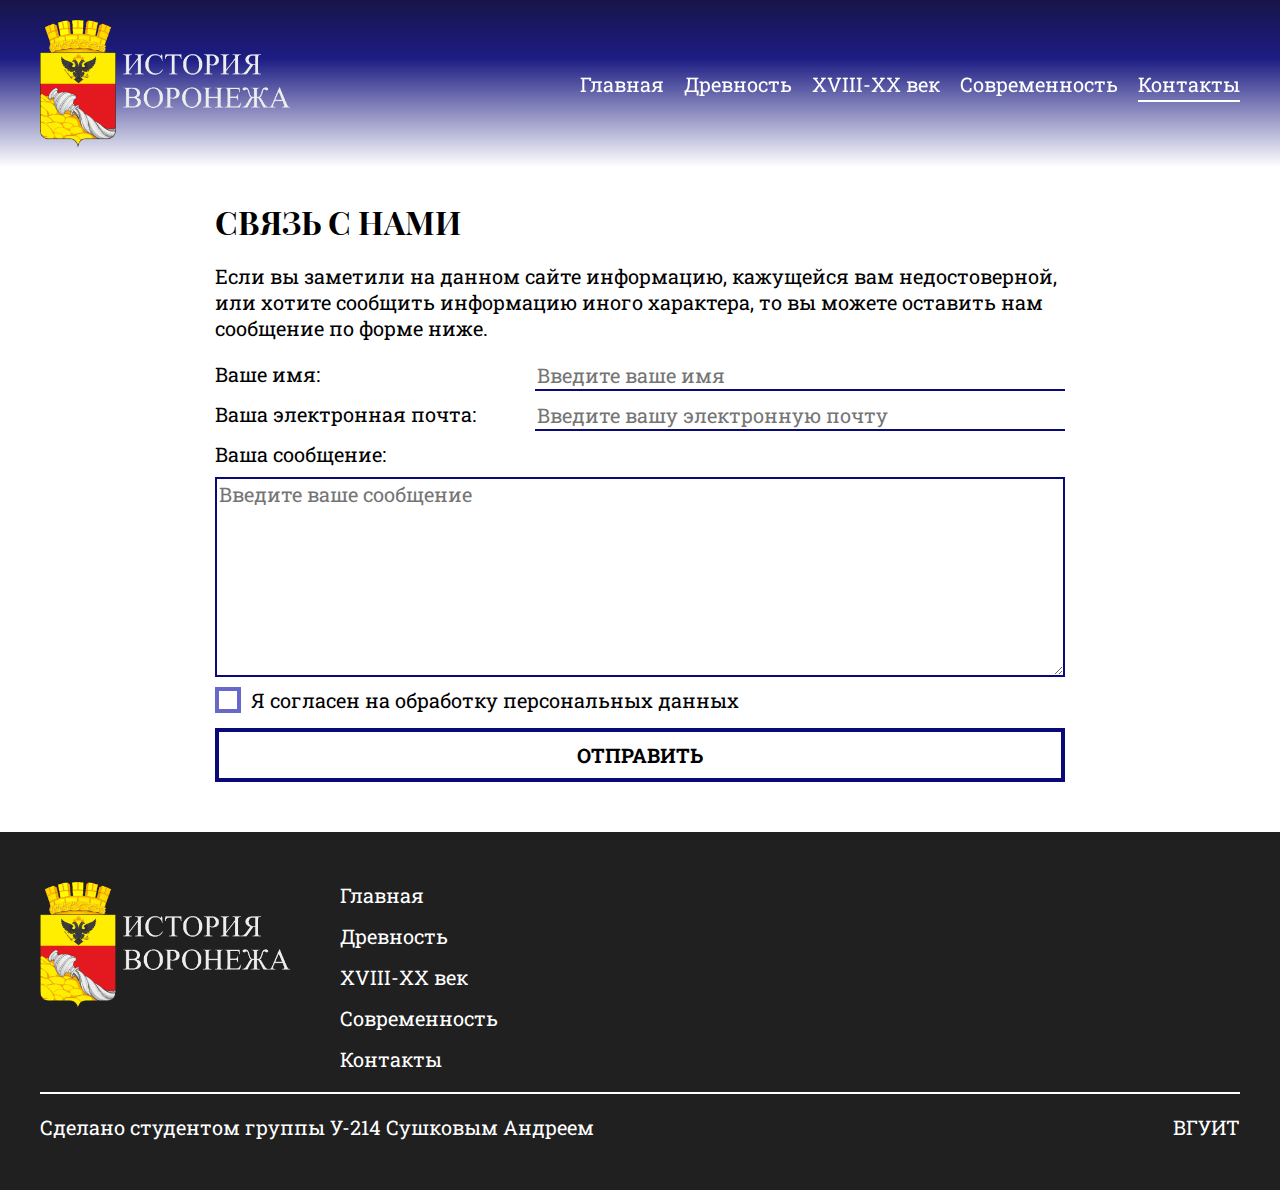
<file: contacts.html>
<!DOCTYPE html>
<html lang="ru">
<head>
  <meta charset="UTF-8">
  <meta name="viewport" content="width=device-width, initial-scale=1.0">
  <title>История Воронежа</title>
  <link rel="icon" href="images/favicon/favicon.ico" type="image/x-icon">
  <link rel="icon" href="images/favicon/favicon-16x16.png" sizes="16x16" type="image/png">
  <link rel="icon" href="images/favicon/favicon-32x32.png" sizes="32x32" type="image/png">
  <link rel="apple-touch-icon" href="images/favicon/apple-touch-icon.png" sizes="180x180">
  <link rel="manifest" href="manifest.webmanifest">
  <link rel="stylesheet" href="./css/style.css">
</head>
<body>
  <div class="wrapper">
    <header class="header">
      <div class="container">
        <div class="header__inner">
          <nav class="nav">
            <a class="nav__logo" href="./index.html">
              <img class="nav__logo-img" src="./images/logo.png">
            </a>
            <ul class="nav__list">
              <li class="nav__item">
                <a class="nav__link" href="index.html">Главная</a>
              </li>
              <li class="nav__item">
                <a class="nav__link" href="antique.html">Древность</a>
              </li>
              <li class="nav__item">
                <a class="nav__link" href="centuries.html">XVIII-XX век</a>
              </li>
              <li class="nav__item">
                <a class="nav__link" href="modern.html">Современность</a>
              </li>
              <li class="nav__item">
                <a class="nav__link nav__link--active" href="contacts.html">Контакты</a>
              </li>
            </ul>
            <button class="hamburger" type="button">
              <span></span>
              <span></span>
              <span></span>
              <span></span>
            </button>
          </nav>
        </div>
      </div>
    </header>
    <main class="main">
      <div class="contacts">
        <div class="container-small">
          <h1 class="contacts__title">Связь с нами</h1>
          <p class="contacts__text">
            Если вы заметили на данном сайте информацию, кажущейся вам недостоверной, или хотите сообщить информацию иного характера, то вы можете оставить нам сообщение по форме ниже.
          </p>
          <form action="" class="contacts__form">
            <label class="contacts__form-label" for="name">Ваше имя:</label>
            <input class="contacts__form-input" name="name" id="name" type="text" placeholder="Введите ваше имя" required>
            <label class="contacts__form-label" for="email">Ваша электронная почта:</label>
            <input class="contacts__form-input" name="email" id="email" type="email" placeholder="Введите вашу электронную почту" required>
            <label class="contacts__form-label" for="message" >Ваша сообщение:</label>
            <textarea class="contacts__form-textarea" name="message" id="message" placeholder="Введите ваше сообщение" required></textarea>
            <div class="contacts__form-checkbox-wrapper">
              <input class="contacts__form-checkbox" type="checkbox" name="personal" id="personal">
              <label class="contacts__form-label" for="personal" >Я согласен на обработку персональных данных</label>
            </div>
            <button class="contacts__form-btn">Отправить</button>
          </form>
        </div>
      </div>
    </main>
    <footer class="footer">
      <div class="container">
        <div class="footer__inner">
          <div class="footer__column">
            <a class="footer__logo" href="./index.html">
              <img class="footer__logo-img" src="./images/logo.png">
            </a>
          </div>
          <div class="footer__column">
            <ul class="footer__list">
              <li class="footer__item">
                <a class="footer__link" href="index.html">Главная</a>
              </li>
              <li class="footer__item">
                <a class="footer__link" href="antique.html">Древность</a>
              </li>
              <li class="footer__item">
                <a class="footer__link" href="centuries.html">XVIII-XX век</a>
              </li>
              <li class="footer__item">
                <a class="footer__link" href="modern.html">Современность</a>
              </li>
              <li class="footer__item">
                <a class="footer__link" href="contacts.html">Контакты</a>
              </li>
            </ul>
          </div>
        </div>
        <div class="footer__bottom">
          <div class="footer__bottom-item">
            Сделано студентом группы У-214 Сушковым Андреем
          </div>
          <div class="footer__bottom-item">
            ВГУИТ
          </div>
        </div>
      </div>
    </footer>
  </div>

  <script src="./js/main.js"></script>
</body>
</html>
</file>
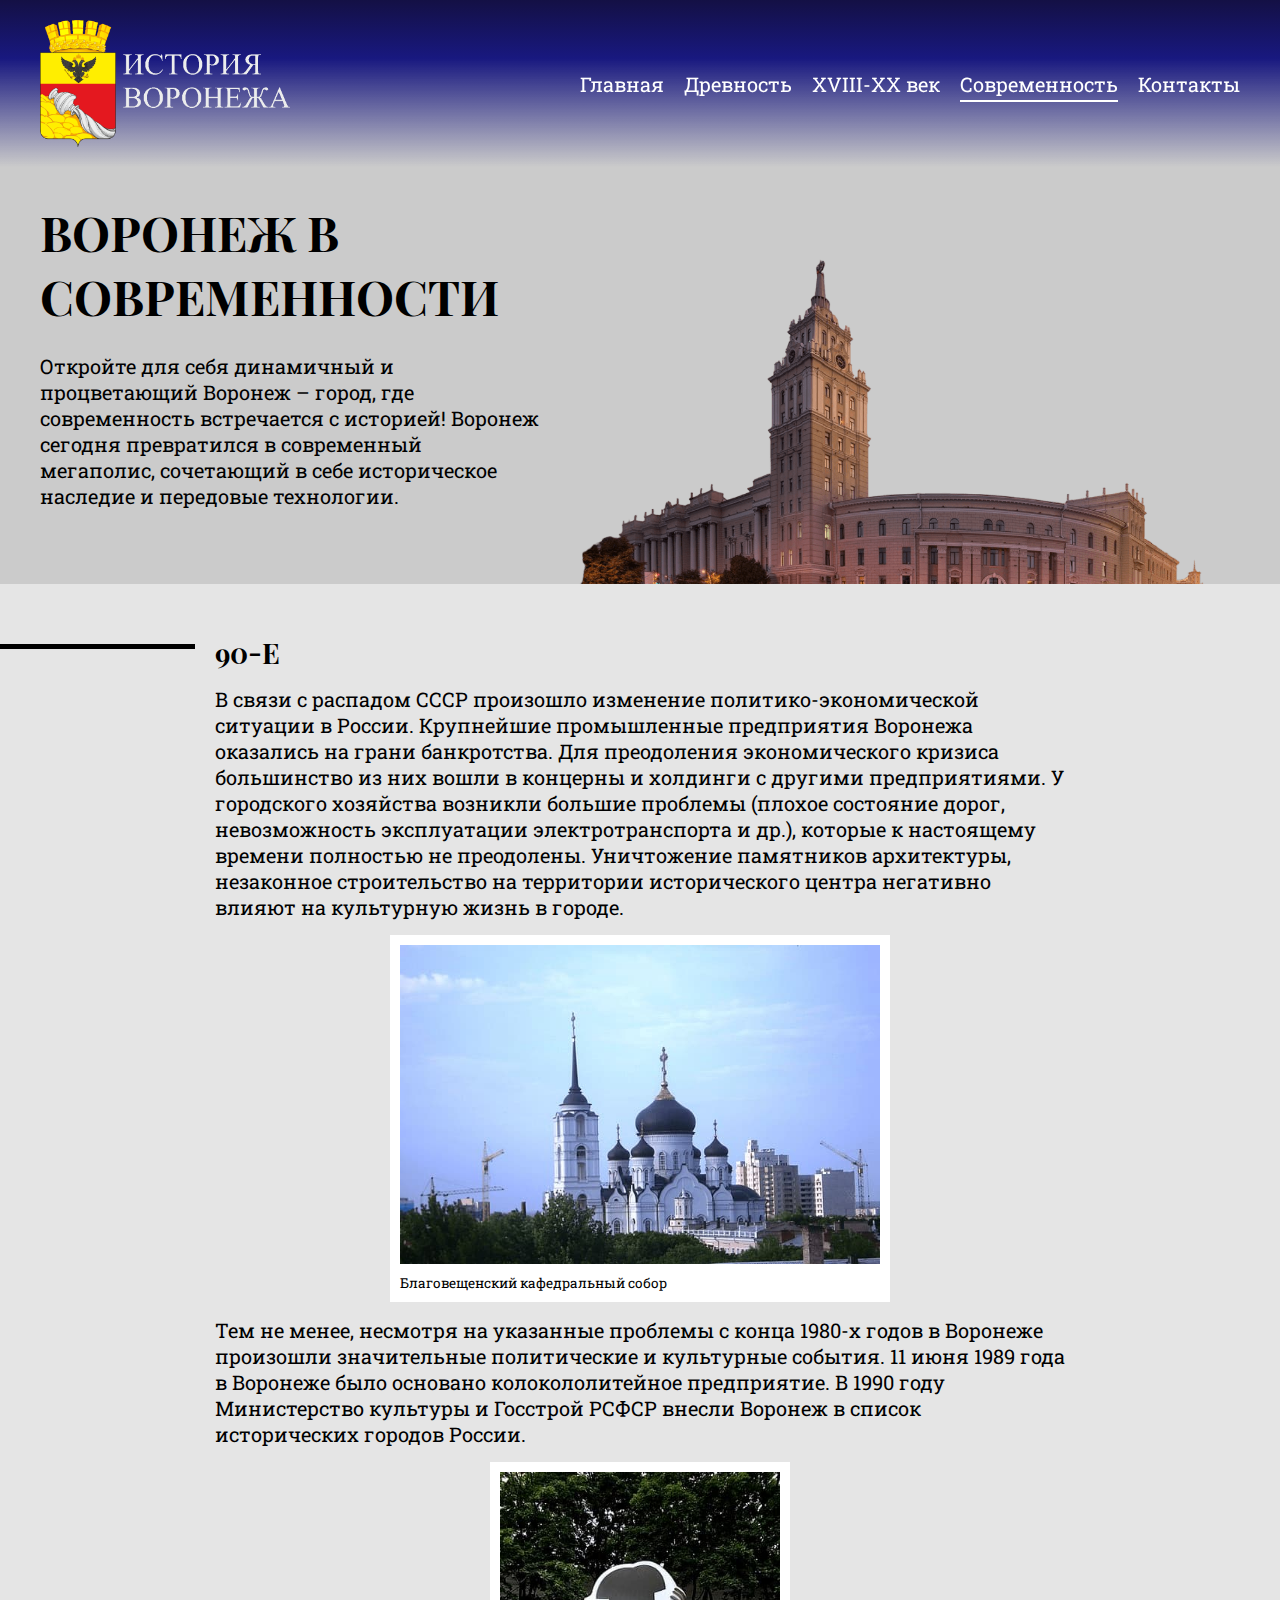
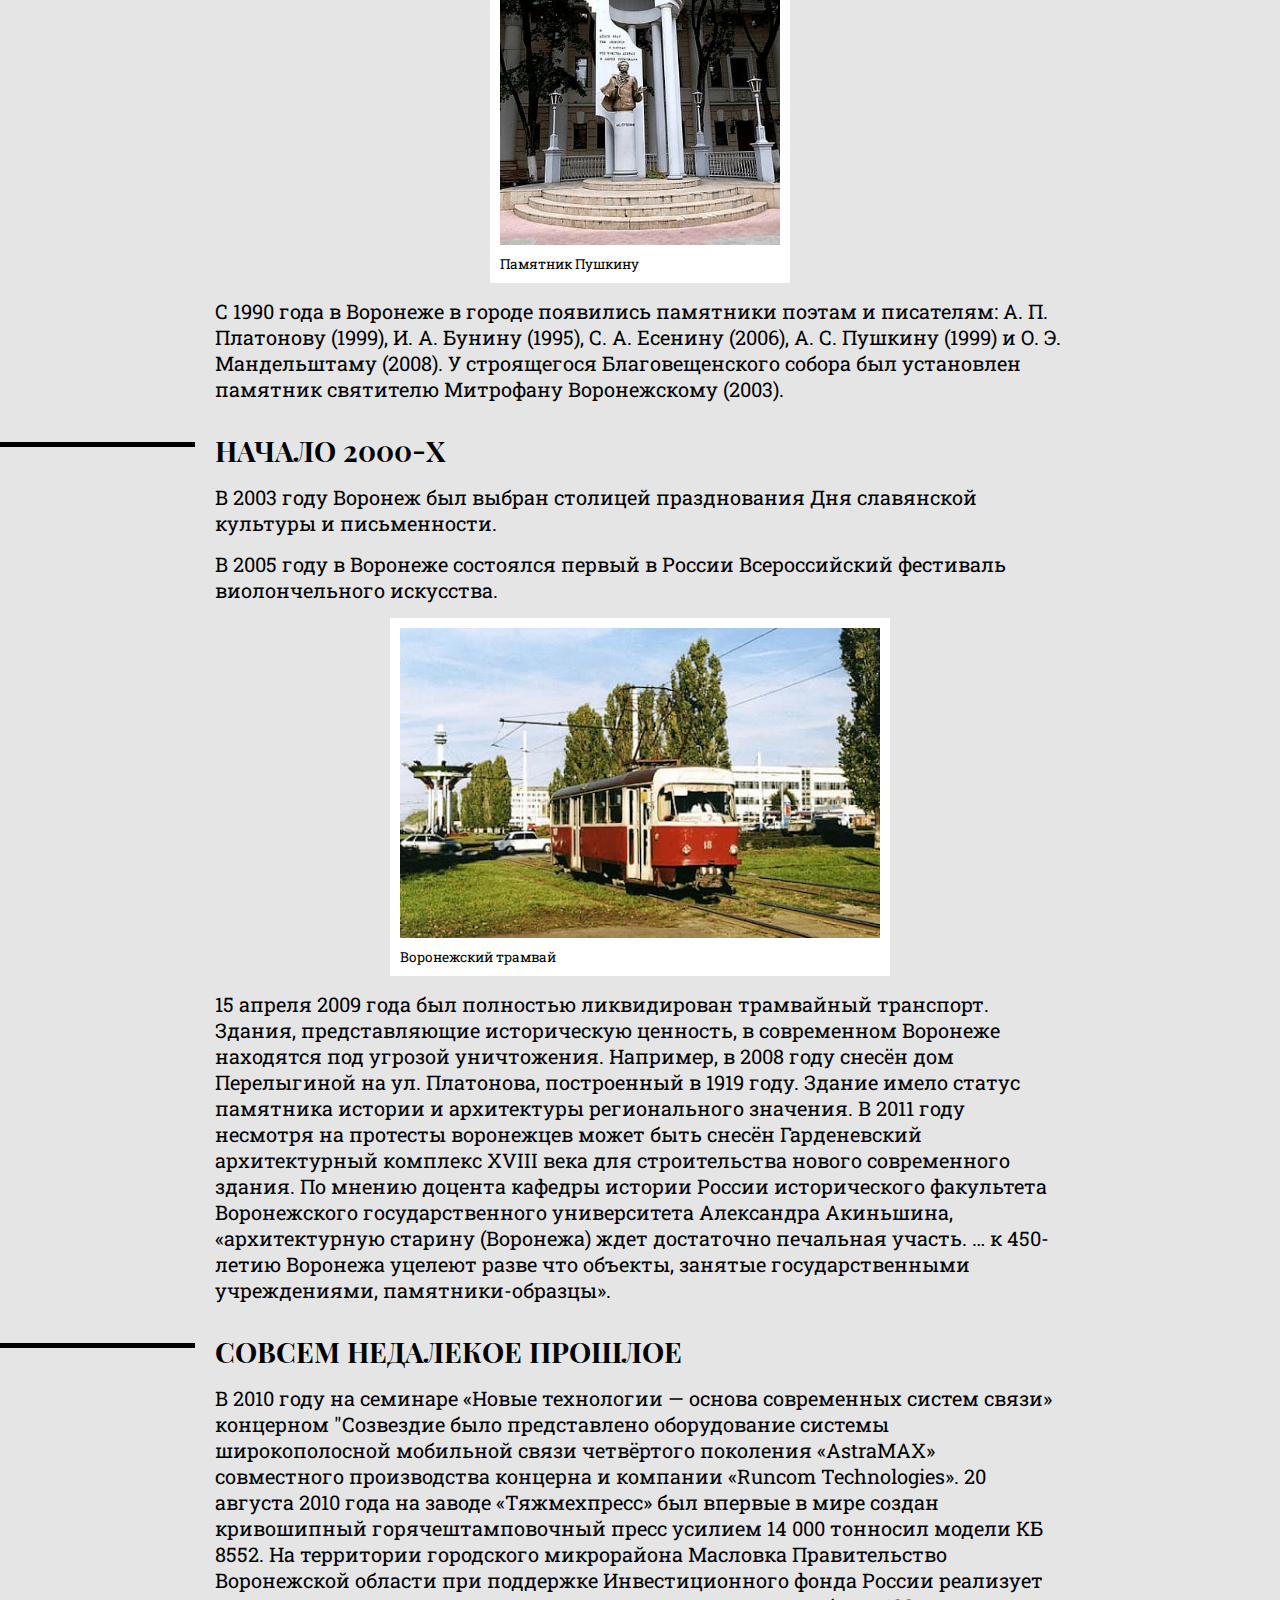
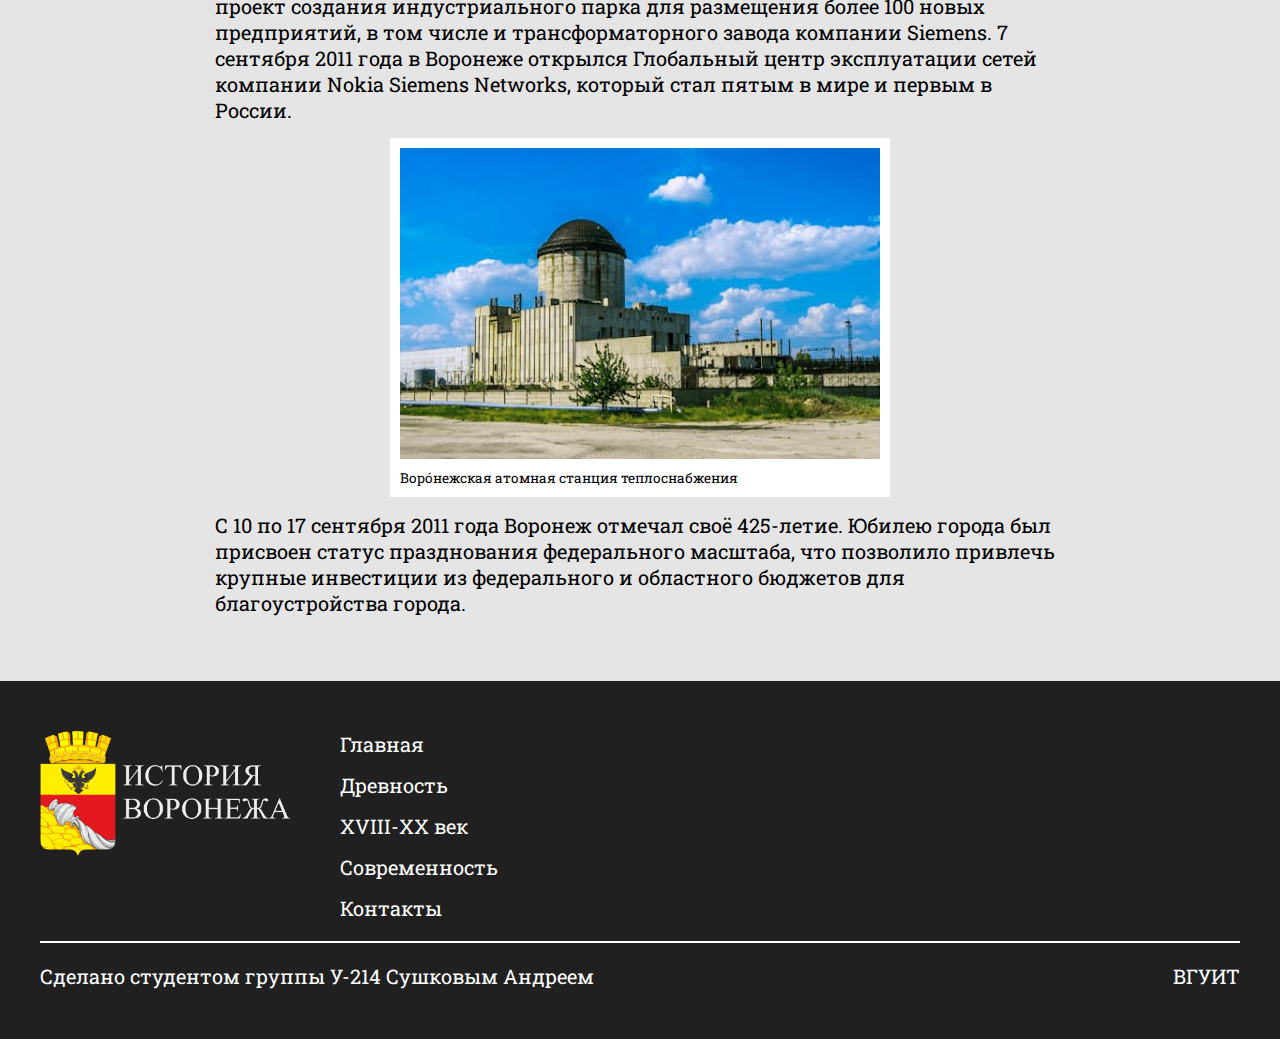
<file: modern.html>
<!DOCTYPE html>
<html lang="ru">
<head>
  <meta charset="UTF-8">
  <meta name="viewport" content="width=device-width, initial-scale=1.0">
  <title>Воронеж в современности</title>
  <link rel="icon" href="images/favicon/favicon.ico" type="image/x-icon">
  <link rel="icon" href="images/favicon/favicon-16x16.png" sizes="16x16" type="image/png">
  <link rel="icon" href="images/favicon/favicon-32x32.png" sizes="32x32" type="image/png">
  <link rel="apple-touch-icon" href="images/favicon/apple-touch-icon.png" sizes="180x180">
  <link rel="manifest" href="manifest.webmanifest">
  <link rel="stylesheet" href="./css/style.css">
</head>
<body>
  <div class="wrapper">
    <header class="header">
      <div class="container">
        <div class="header__inner">
          <nav class="nav">
            <a class="nav__logo" href="./index.html">
              <img class="nav__logo-img" src="./images/logo.png">
            </a>
            <ul class="nav__list">
              <li class="nav__item">
                <a class="nav__link" href="index.html">Главная</a>
              </li>
              <li class="nav__item">
                <a class="nav__link" href="antique.html">Древность</a>
              </li>
              <li class="nav__item">
                <a class="nav__link" href="centuries.html">XVIII-XX век</a>
              </li>
              <li class="nav__item">
                <a class="nav__link nav__link--active" href="modern.html">Современность</a>
              </li>
              <li class="nav__item">
                <a class="nav__link" href="contacts.html">Контакты</a>
              </li>
            </ul>
            <button class="hamburger" type="button">
              <span></span>
              <span></span>
              <span></span>
              <span></span>
            </button>
          </nav>
        </div>
      </div>
    </header>
    <main class="main">
      <div class="modern page__hero">
        <div class="container">
          <div class="page__hero-inner">
            <div class="page__hero-content">
              <h1 class="page__hero-title">Воронеж в современности</h1>
              <p class="page__hero-text">
                Откройте для себя динамичный и процветающий Воронеж – город, где современность встречается с историей! Воронеж сегодня превратился в современный мегаполис, сочетающий в себе историческое наследие и передовые технологии.
              </p>
            </div>
            <img class="page__hero-img modern__img" src="./images/rail.png">
          </div>
        </div>
      </div>
      <div class="modern page__content">
        <div class="container-small">
          <h2>90-e</h2>
          <p>
            В связи с распадом СССР произошло изменение политико-экономической ситуации в России. Крупнейшие промышленные предприятия Воронежа оказались на грани банкротства. Для преодоления экономического кризиса большинство из них вошли в концерны и холдинги с другими предприятиями. У городского хозяйства возникли большие проблемы (плохое состояние дорог, невозможность эксплуатации электротранспорта и др.), которые к настоящему времени полностью не преодолены. Уничтожение памятников архитектуры, незаконное строительство на территории исторического центра негативно влияют на культурную жизнь в городе.
          </p>
          <figure>
            <img src="./images/modern/modern-1.jpg" alt="" width="500">
            <figcaption>
              Благовещенский кафедральный собор
            </figcaption>
          </figure>
          <p>
            Тем не менее, несмотря на указанные проблемы с конца 1980-х годов в Воронеже произошли значительные политические и культурные события. 11 июня 1989 года в Воронеже было основано колокололитейное предприятие. В 1990 году Министерство культуры и Госстрой РСФСР внесли Воронеж в список исторических городов России.
          </p>
          <figure>
            <img src="./images/modern/modern-3.jpg" alt="" width="300">
            <figcaption>
              Памятник Пушкину
            </figcaption>
          </figure>
          <p>
            С 1990 года в Воронеже в городе появились памятники поэтам и писателям: А. П. Платонову (1999), И. А. Бунину (1995), С. А. Есенину (2006), А. С. Пушкину (1999) и О. Э. Мандельштаму (2008). У строящегося Благовещенского собора был установлен памятник святителю Митрофану Воронежскому (2003).
          </p>
          <h2>Начало 2000-х</h2>
          <p>
            В 2003 году Воронеж был выбран столицей празднования Дня славянской культуры и письменности.
          </p>
          <p>
            В 2005 году в Воронеже состоялся первый в России Всероссийский фестиваль виолончельного искусства.
          </p>
          <figure>
            <img src="./images/modern/modern-4.jpg" alt="" width="500">
            <figcaption>
              Воронежский трамвай
            </figcaption>
          </figure>
          <p>
            15 апреля 2009 года был полностью ликвидирован трамвайный транспорт. Здания, представляющие историческую ценность, в современном Воронеже находятся под угрозой уничтожения. Например, в 2008 году снесён дом Перелыгиной на ул. Платонова, построенный в 1919 году. Здание имело статус памятника истории и архитектуры регионального значения. В 2011 году несмотря на протесты воронежцев может быть снесён Гарденевский архитектурный комплекс XVIII века для строительства нового современного здания. По мнению доцента кафедры истории России исторического факультета Воронежского государственного университета Александра Акиньшина, «архитектурную старину (Воронежа) ждет достаточно печальная участь. … к 450-летию Воронежа уцелеют разве что объекты, занятые государственными учреждениями, памятники-образцы».
          </p>
          <h2>Совсем недалекое прошлое</h2>
          <p>
            В 2010 году на семинаре «Новые технологии — основа современных систем связи» концерном "Созвездие было представлено оборудование системы широкополосной мобильной связи четвёртого поколения «AstraMAX» совместного производства концерна и компании «Runcom Technologies». 20 августа 2010 года на заводе «Тяжмехпресс» был впервые в мире создан кривошипный горячештамповочный пресс усилием 14 000 тонносил модели КБ 8552. На территории городского микрорайона Масловка Правительство Воронежской области при поддержке Инвестиционного фонда России реализует проект создания индустриального парка для размещения более 100 новых предприятий, в том числе и трансформаторного завода компании Siemens. 7 сентября 2011 года в Воронеже открылся Глобальный центр эксплуатации сетей компании Nokia Siemens Networks, который стал пятым в мире и первым в России.
          </p>
          <figure>
            <img src="./images/modern/modern-2.jpg" alt="" width="500">
            <figcaption>
              Воро́нежская атомная станция теплоснабжения
            </figcaption>
          </figure>
          <p>
            С 10 по 17 сентября 2011 года Воронеж отмечал своё 425-летие. Юбилею города был присвоен статус празднования федерального масштаба, что позволило привлечь крупные инвестиции из федерального и областного бюджетов для благоустройства города.
          </p>
        </div>
      </div>
    </main>
    <footer class="footer">
      <div class="container">
        <div class="footer__inner">
          <div class="footer__column">
            <a class="footer__logo" href="./index.html">
              <img class="footer__logo-img" src="./images/logo.png">
            </a>
          </div>
          <div class="footer__column">
            <ul class="footer__list">
              <li class="footer__item">
                <a class="footer__link" href="index.html">Главная</a>
              </li>
              <li class="footer__item">
                <a class="footer__link" href="antique.html">Древность</a>
              </li>
              <li class="footer__item">
                <a class="footer__link" href="centuries.html">XVIII-XX век</a>
              </li>
              <li class="footer__item">
                <a class="footer__link" href="modern.html">Современность</a>
              </li>
              <li class="footer__item">
                <a class="footer__link" href="contacts.html">Контакты</a>
              </li>
            </ul>
          </div>
        </div>
        <div class="footer__bottom">
          <div class="footer__bottom-item">
            Сделано студентом группы У-214 Сушковым Андреем
          </div>
          <div class="footer__bottom-item">
            ВГУИТ
          </div>
        </div>
      </div>
    </footer>
  </div>

  <script src="./js/main.js"></script>
</body>
</html>
</file>
<file: css/style.css>
@import url(./reset.css);

@font-face {
  font-family: 'RobotoSlab';
  font-weight: bold;
  src: url(../fonts/RobotoSlab-Bold.ttf);
}

@font-face {
  font-family: 'RobotoSlab';
  font-weight: normal;
  src: url(../fonts/RobotoSlab-Regular.ttf);
}

@font-face {
  font-family: 'Playfair';
  font-weight: bold;
  src: url(../fonts/PlayfairDisplaySC-Bold.ttf);
}


html {
  scroll-behavior: smooth;
}

.html-fixed {
  overflow: hidden;
}


body {
  font-family: 'RobotoSlab', sans-serif;
  font-size: 1.25rem;
}

.container,
.container-small {
  margin: 0 auto;
  padding: 0 20px;
}

.container {
  max-width: 1240px;
}

.container-small {
  max-width: 890px;
}

.section {
  padding: 50px 0;
  overflow: hidden;
}

.page__hero {
  padding: 200px 0 50px;
  overflow: hidden;
}

.section__inner,
.page__hero-inner {
  display: flex;
  justify-content: space-between;
  align-items: center;
  gap: 20px;
}

.section__title,
.page__hero-title {
  font-family: "Playfair", sans-serif;
  font-size: 3rem;
  margin-bottom: 25px;
  text-transform: uppercase;
}

.section__text,
.page__hero-text {
  margin-bottom: 25px;
  max-width: 500px;
}

.section__img,
.page__hero-img {
  align-self: end;
  overflow: hidden;
}

.section__link {
  position: relative;
  font-size: 2rem;
}

.section__link::after {
  content: '';
  position: absolute;
  bottom: -5px;
  left: 0;
  width: 0;
  height: 2px;
  background-color: #000;
  transition: width  .3s
}

.section__link:hover::after {
  width: 100%;
}

.page__content {
  padding: 20px 0 50px;
}

.page__content h2 {
  font-family: "Playfair", sans-serif;
  font-size: 1.75rem;
  text-transform: uppercase;
  position: relative;
  margin: 30px 0 15px;
}

.page__content h2::before {
  content: '';
  position: absolute;
  width: 100vw;
  height: 5px;
  top: 10px;
  right: calc(100% + 20px);
  background-color: #000;
  
}

.page__content p {
  position: relative;
  margin-bottom: 15px;
}

.page__content img{
  padding: 10px 10px 0 10px;
}

.page__content figure {
  display: table;
  margin: 15px auto;
  background-color: rgba(255, 255, 255, 1.5);
}

.page__content figcaption {
  display: table-caption;
  caption-side: bottom;
  padding: 10px;
  background-color: rgba(255, 255, 255, 1.5);
  font-size: 0.85rem;
}


.header {
  position: fixed;
  width: 100%;
  background: linear-gradient(180deg, rgba(4,0,57,0.92) 0%, rgba(9, 9, 121, 0.92) 35%, rgba(0,212,255,0) 100%);
  z-index: 100;
  transition: all .5s;
}

.header--small {
  background-color: rgb(11, 11, 145);
}

.header--small .nav__logo {
  width: 100px;
}

.header--small .nav {
  padding: 10px 0;
}

.nav {
  padding: 20px 0;
  display: flex;
  justify-content: space-between;
  align-items: center;
  gap: 20px;
  transition: padding .5s;
}

.nav__logo {
  width: 250px;
  transition: all .5s;
}

.nav__list {
  display: flex;
  gap: 20px;
  color: #fff;
}

.nav__link {
  position: relative;
}

.nav__link::after {
  content: '';
  position: absolute;
  bottom: -5px;
  left: 0;
  width: 0;
  height: 2px;
  background-color: #fff;
  transition: width  .3s
}

.nav__link:hover::after,
.nav__link--active::after {
  width: 100%;
}

.hero {
  min-height: 100vh;
  padding-top: 180px;
  display: flex;
  flex-direction: column;
  justify-content: center;
  background-image: url(../images/hero-background.jpg);
  background-size: cover;
  background-repeat: no-repeat;
  color: #fff;
}

.hero::after {
  content: '';
  position: absolute;
  top: 0;
  bottom: 0;
  left: 0;
  right: 0;
  background-color: rgba(0, 0, 0, .45);
}

.hero__title {
  position: relative;
  margin-bottom: 20px;
  font-size: 5rem;
  text-align: center;
  z-index: 50;
  font-family: "Playfair", sans-serif;
}

.hero__text {
  position: relative;
  max-width: 500px;
  margin: 0 auto;
  margin-bottom: 50px;
  font-size: 1.5rem;
  text-align: center;
  font-weight: bold;
  z-index: 50;
}

.hero__arrow {
  position: relative;
  text-align: center;
  z-index: 50;
}

.hero__arrow-img {
  width: 100px;
  margin: 0 auto;
  transform: rotate(-90deg);
  animation-name: hero-arrow;
  animation-duration: 1s;
  animation-iteration-count: infinite;
  animation-direction: alternate;
}

@keyframes hero-arrow {
  from {
    transform: translateY(20px) rotate(-90deg);
  }
  to {
    transform: translateY(0) rotate(-90deg);
  }
}

.antique {
  background-color: #FCC956;
}

.antique__img {
  width: 450px;
  margin-bottom: -100px;
}

.centuries {
  background-color: #5886D3;
}

.centuries__img {
  width: 450px;
  margin-bottom: -100px;
}

.modern {
  background-color: #cbcbcb;
}

.modern__img {
  width: 1000px;
  margin-bottom: -80px;
}

.footer {
  padding: 50px 0;
  background-color: #202020;
  color: #fff;
}

.footer__inner {
  padding-bottom: 20px;
  margin-bottom: 20px;
  display: flex;
  gap: 50px;
  border-bottom: 2px solid #fff;
}

.footer__logo-img {
  width: 250px;
}

.footer__list {
  display: flex;
  flex-direction: column;
  gap: 15px;
}

.footer__bottom {
  display: flex;
  justify-content: space-between;
}


.antique.page__content {
  background-color: #FED780;
}

.centuries.page__content {
  background-color: #83A9E9;
}

.modern.page__content {
  background-color: #E5E5E5;
}

.contacts {
  padding: 200px 0 50px;
}

.contacts__title {
  font-family: "Playfair", sans-serif;
  font-size: 2rem;
  text-transform: uppercase;
  margin-bottom: 20px;
}

.contacts__text {
  margin-bottom: 20px;
}

.contacts__form {
  display: grid;
  grid-template-columns: 300px auto;
  align-items: start;
  gap: 10px 20px;
}

.contacts__form-input {
  width: 100%;
  border: none;
  border-bottom: 2px solid #090979;
}

.contacts__form-textarea {
  grid-column: span 2;
  width: 100%;
  height: 200px;
  resize: vertical;
  border: 2px solid #090979;
}

.contacts__form-checkbox-wrapper {
  grid-column: span 2;
}

/* Стилизация чекбокса */
.contacts__form-checkbox {
  position: absolute;
  z-index: -1;
  opacity: 0;
}

.contacts__form-checkbox+label {
  display: inline-flex;
  align-items: center;
  user-select: none;
  cursor: pointer;
}

.contacts__form-checkbox+label::before {
  content: '';
  display: inline-block;
  min-width: calc(1rem + 10px);
  height: calc(1rem + 10px);
  margin-right: 10px;
  border: 4px solid #090979;
  transition: border-color .3s;
}

.contacts__form-checkbox:not(:checked)+label::before {
  border-color: #6868c8;
}

.contacts__form-checkbox:checked+label::before {
  background-color: #090979;
  background-image: url("data:image/svg+xml,%3csvg xmlns='http://www.w3.org/2000/svg' viewBox='0 0 8 8'%3e%3cpath fill='%23fff' d='M6.564.75l-3.59 3.612-1.538-1.55L0 4.26 2.974 7.25 8 2.193z'/%3e%3c/svg%3e");
}

.contacts__form-checkbox:not(:checked)+label:hover::before {
  border-color: #090979;
}


.contacts__form-btn {
  padding: 10px 0;
  grid-column: span 2;
  background-color: transparent;
  border: 4px solid #090979;
  text-transform: uppercase;
  font-weight: bold;
  cursor: pointer;
  transition: background-color .3s, color .3s;
}

.contacts__form-btn:hover {
  background-color: #090979;
  color: #fff;
}


.hamburger {
  background-color: transparent;
  border: none;
  position: relative;
  display: none;
  width: 40px;
  height: 25px;
  cursor: pointer;
  z-index: 150;
}

.hamburger span {
  position: absolute;
  width: 100%;
  height: 3px;
  display: block;
  background-color: #fff;
  transition: transform .3s;
}

.hamburger span:nth-child(1) {
  top: 0;
}

.hamburger span:nth-child(2) {
  top: 12.5px;
}

.hamburger span:nth-child(3) {
  top: 12.5px;
}

.hamburger span:nth-child(4) {
  top: 25px;
}

.hamburger--active {
  position: fixed;
  top: 22px;
  right: 20px;
}

.hamburger--active span:nth-child(1) {
  transform: scaleX(0);
}

.hamburger--active span:nth-child(2) {
  transform: rotate(45deg);
}

.hamburger--active span:nth-child(3) {
  transform: rotate(-45deg);
}

.hamburger--active span:nth-child(4) {
  transform: scaleX(0)
}

@media (max-width: 1000px) {
  .section__inner,
  .page__hero-inner {
    flex-direction: column;
    align-items: center;
  }
  .section__img,
  .page__hero-img {
    order: 1;
    align-self: center;
  }
  .nav__list {
    position: fixed;
    top: 0;
    bottom: 0;
    left: 0;
    right: 0;
    display: flex;
    flex-direction: column;
    justify-content: center;
    align-items: center;
    background-color: #090979;
    transform: translateY(-100%);
    transition: transform .3s;
  }
  .nav__list--active {
    transform: translateY(0);
  }
  .hamburger {
    display: flex;
  }
}

@media (max-width: 768px) {
  .container,
  .container-small {
    padding: 0 40px;
  }
  .hero {
    padding-top: 140px;
  }
  .hero__title {
    font-size: 3.5rem;
  }
  .hero__text {
    max-width: 300px;
    font-size: 1rem;
  }
}

@media (max-width: 640px)  {
  body {
    font-size: 1rem;
  }
  .section {
    padding: 50px 0;
  }
  .page__content h2 {
    font-size: 1.25rem;
  }
  .section__title,
  .page__hero-title {
    font-size: 2rem;
  }
  .section__link {
    font-size: 1.5rem;
  }
  .footer__inner {
    flex-direction: column;
    align-items: center;
    gap: 25px;
  }
  .footer__list {
    align-items: center;
  }
  .footer__bottom {
    flex-direction: column;
    align-items: center;
    gap: 15px;
    text-align: center;
  }
  .contacts__form {
    grid-template-columns: 1fr;
  }
  .contacts__form-textarea,
  .contacts__form-checkbox-wrapper,
  .contacts__form-btn {
    grid-column: auto;
  }
}

@media (max-width: 425px) {
  .hero__title {
    font-size: 2.5rem;
  }
}

@media (max-width: 375px) {
  .page__hero {
    padding: 175px 0 50px;
  }
  .section__title,
  .page__hero-title {
    font-size: 1.5rem;
    margin-bottom: 10px;
  }
  .contacts__title {
    font-size: 1.5rem;
  }

}
</file>
